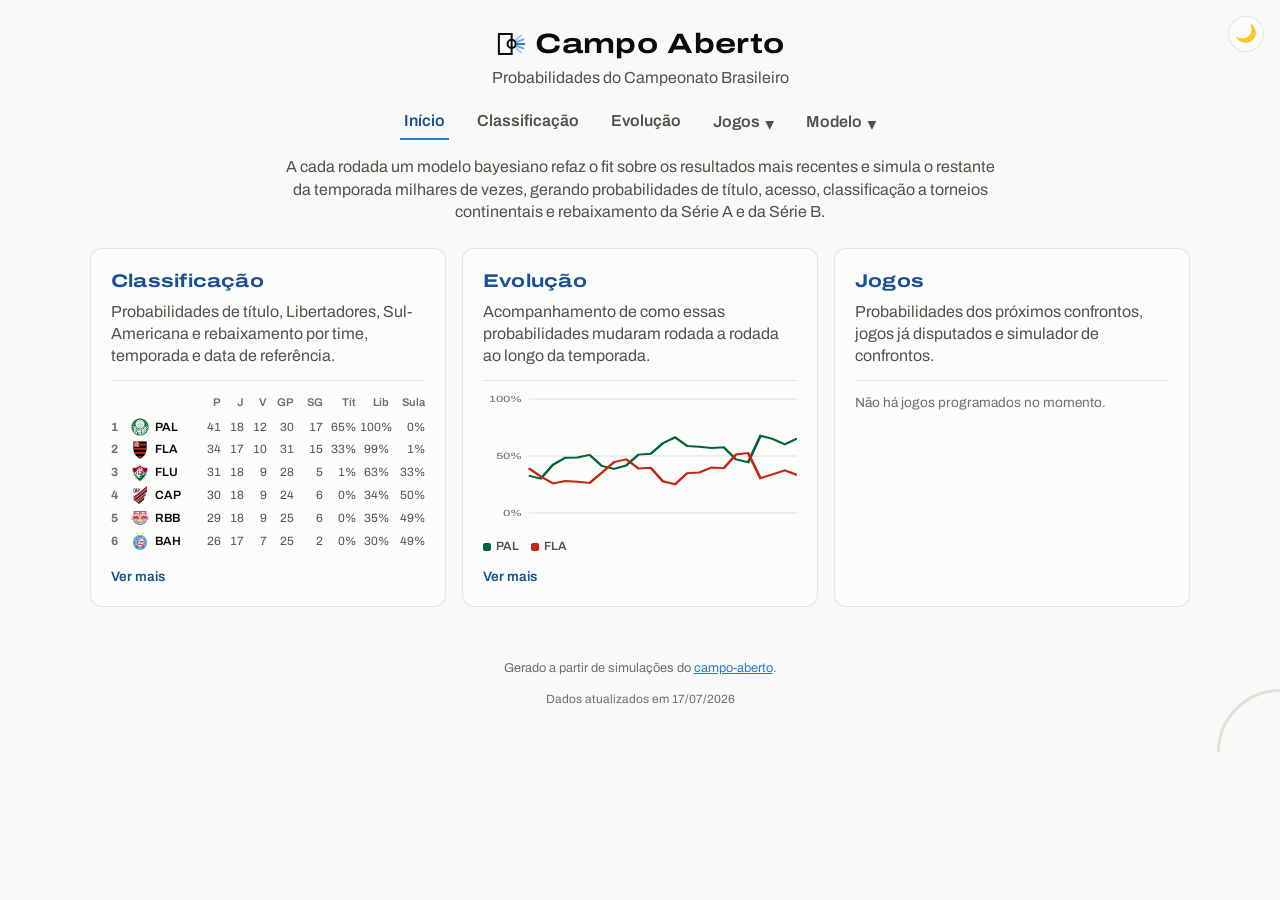
<file: site/index.html>
<!doctype html>
<html lang="pt-BR">
  <head>
    <meta charset="UTF-8" />
    <meta name="viewport" content="width=device-width, initial-scale=1.0" />
    <title>Campo Aberto</title>
    <meta
      name="description"
      content="Probabilidades do Campeonato Brasileiro (Série A e Série B) geradas por simulação bayesiana: título, Libertadores, Sul-Americana, acesso e rebaixamento."
    />
    <meta property="og:type" content="website" />
    <meta property="og:title" content="Campo Aberto" />
    <meta
      property="og:description"
      content="Probabilidades do Campeonato Brasileiro (Série A e Série B) geradas por simulação bayesiana: título, Libertadores, Sul-Americana, acesso e rebaixamento."
    />
    <meta
      property="og:image"
      content="https://igormichels.github.io/campo-aberto/assets/marca/og-image-1200x630.jpg"
    />
    <meta property="og:url" content="https://igormichels.github.io/campo-aberto/index.html" />
    <meta name="twitter:card" content="summary_large_image" />
    <link rel="icon" href="assets/marca/favicon.svg" type="image/svg+xml" />
    <link rel="icon" href="assets/marca/favicon-32.png" sizes="32x32" type="image/png" />
    <link rel="apple-touch-icon" href="assets/marca/favicon-180.png" />
    <link rel="stylesheet" href="assets/css/style.css" />
    <script>
      // Applies any stored theme choice before first paint, so the page
      // never flashes the wrong palette. theme.js (loaded later) owns the
      // toggle button itself.
      (() => {
        const stored = localStorage.getItem("campo-aberto-theme");
        if (stored === "light" || stored === "dark") {
          document.documentElement.setAttribute("data-theme", stored);
        }
      })();
    </script>
  </head>
  <body>
    <button
      id="theme-toggle"
      class="theme-toggle"
      type="button"
      aria-pressed="false"
      aria-label="Mudar para tema escuro"
    ></button>

    <header class="page-header">
      <h1>
        <svg class="brand-mark" viewBox="0 0 100 76" aria-hidden="true">
          <g
            fill="none"
            stroke="currentColor"
            stroke-width="6.4"
            stroke-linecap="round"
            stroke-linejoin="round"
          >
            <path d="M50 6 H9.2 V70 H50" />
            <path d="M50 6 V70" />
            <circle cx="50.0" cy="38.0" r="13.0" />
          </g>
          <g fill="none" stroke="var(--accent)" stroke-width="6.4" stroke-linecap="round">
            <path d="M68.5 38.0 L90.5 38.0" opacity="1.0" />
            <path d="M67.3 31.4 L87.8 23.5" opacity="0.66" />
            <path d="M67.3 44.6 L87.8 52.5" opacity="0.66" />
            <path d="M63.7 25.6 L80.1 10.9" opacity="0.36" />
            <path d="M63.7 50.4 L80.1 65.1" opacity="0.36" />
          </g></svg
        >Campo Aberto
      </h1>
      <p class="subtitle">Probabilidades do Campeonato Brasileiro</p>
    </header>

    <nav class="page-nav" aria-label="Páginas">
      <a href="index.html" aria-current="page">Início</a>
      <a href="probabilities.html">Classificação</a>
      <a href="evolution.html">Evolução</a>
      <div class="nav-dropdown">
        <a
          href="matches/upcoming.html"
          class="nav-dropdown-trigger"
          aria-haspopup="true"
          aria-expanded="false"
          >Jogos</a
        >
        <div class="nav-dropdown-menu">
          <a href="matches/upcoming.html">Próximos</a>
          <a href="matches/played.html">Passados</a>
          <a href="matches/simulate.html">Simule</a>
        </div>
      </div>
      <div class="nav-dropdown">
        <a
          href="model/docs.html"
          class="nav-dropdown-trigger"
          aria-haspopup="true"
          aria-expanded="false"
          >Modelo</a
        >
        <div class="nav-dropdown-menu">
          <a href="model/docs.html">Documentação</a>
          <a href="model/stats.html">Estatísticas</a>
        </div>
      </div>
    </nav>

    <main>
      <p class="home-intro">
        A cada rodada um modelo bayesiano refaz o fit sobre os resultados mais recentes e simula o
        restante da temporada milhares de vezes, gerando probabilidades de título, acesso,
        classificação a torneios continentais e rebaixamento da Série A e da Série B.
      </p>

      <div class="home-cards">
        <div class="home-card">
          <h2><a class="home-card-title" href="probabilities.html">Classificação</a></h2>
          <p>
            Probabilidades de título, Libertadores, Sul-Americana e rebaixamento por time, temporada
            e data de referência.
          </p>
          <div class="home-preview" id="preview-standings">Carregando...</div>
          <a class="home-card-more" href="probabilities.html">Ver mais</a>
        </div>
        <div class="home-card">
          <h2><a class="home-card-title" href="evolution.html">Evolução</a></h2>
          <p>
            Acompanhamento de como essas probabilidades mudaram rodada a rodada ao longo da
            temporada.
          </p>
          <div class="home-preview" id="preview-evolution">Carregando...</div>
          <a class="home-card-more" href="evolution.html">Ver mais</a>
        </div>
        <div class="home-card">
          <h2><a class="home-card-title" href="matches/upcoming.html">Jogos</a></h2>
          <p>
            Probabilidades dos próximos confrontos, jogos já disputados e simulador de confrontos.
          </p>
          <div class="home-preview" id="preview-matches">Carregando...</div>
          <a class="home-card-more" href="matches/upcoming.html" id="preview-matches-more"
            >Ver mais</a
          >
        </div>
      </div>
    </main>

    <footer class="page-footer corner-arc">
      <p>
        Gerado a partir de simulações do
        <a href="https://github.com/IgorMichels/campo-aberto" target="_blank" rel="noopener"
          >campo-aberto</a
        >.
      </p>
      <p class="last-updated" id="last-updated"></p>
    </footer>

    <script src="assets/js/score_models.js"></script>
    <script src="assets/js/poisson_home.js"></script>
    <script src="assets/js/nav.js"></script>
    <script src="assets/js/theme.js"></script>
    <!-- Placeholder analytics hook -- inert until a provider is picked, see assets/js/analytics.js -->
    <script src="assets/js/analytics.js"></script>
    <script src="assets/js/last_updated.js"></script>
    <script src="assets/js/team_display.js"></script>
    <script src="assets/js/home.js"></script>
  </body>
</html>
</file>
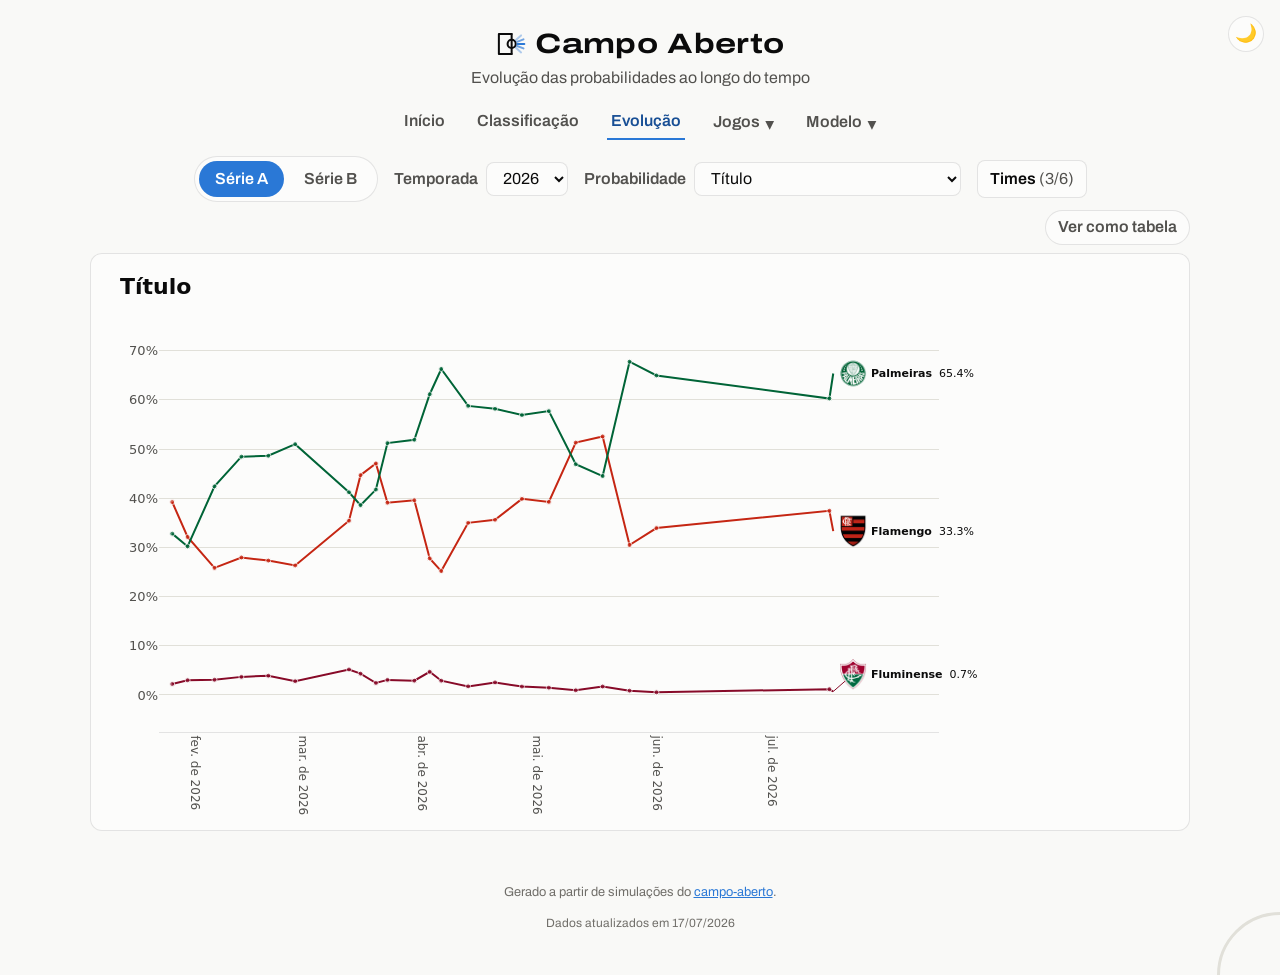
<file: site/evolution.html>
<!doctype html>
<html lang="pt-BR">
  <head>
    <meta charset="UTF-8" />
    <meta name="viewport" content="width=device-width, initial-scale=1.0" />
    <title>Campo Aberto - Evolução</title>
    <meta
      name="description"
      content="Evolução das probabilidades de título, acesso, torneios continentais e rebaixamento ao longo da temporada, rodada a rodada."
    />
    <meta property="og:type" content="website" />
    <meta property="og:title" content="Campo Aberto - Evolução" />
    <meta
      property="og:description"
      content="Evolução das probabilidades de título, acesso, torneios continentais e rebaixamento ao longo da temporada, rodada a rodada."
    />
    <meta
      property="og:image"
      content="https://igormichels.github.io/campo-aberto/assets/marca/og-image-1200x630.jpg"
    />
    <meta property="og:url" content="https://igormichels.github.io/campo-aberto/evolution.html" />
    <meta name="twitter:card" content="summary_large_image" />
    <link rel="icon" href="assets/marca/favicon.svg" type="image/svg+xml" />
    <link rel="icon" href="assets/marca/favicon-32.png" sizes="32x32" type="image/png" />
    <link rel="apple-touch-icon" href="assets/marca/favicon-180.png" />
    <link rel="stylesheet" href="assets/css/style.css" />
    <script src="https://cdn.plot.ly/plotly-2.35.2.min.js" charset="utf-8"></script>
    <script>
      // Applies any stored theme choice before first paint, so the page
      // never flashes the wrong palette. theme.js (loaded later) owns the
      // toggle button itself.
      (() => {
        const stored = localStorage.getItem("campo-aberto-theme");
        if (stored === "light" || stored === "dark") {
          document.documentElement.setAttribute("data-theme", stored);
        }
      })();
    </script>
  </head>
  <body>
    <button
      id="theme-toggle"
      class="theme-toggle"
      type="button"
      aria-pressed="false"
      aria-label="Mudar para tema escuro"
    ></button>

    <header class="page-header">
      <h1>
        <svg class="brand-mark" viewBox="0 0 100 76" aria-hidden="true">
          <g
            fill="none"
            stroke="currentColor"
            stroke-width="6.4"
            stroke-linecap="round"
            stroke-linejoin="round"
          >
            <path d="M50 6 H9.2 V70 H50" />
            <path d="M50 6 V70" />
            <circle cx="50.0" cy="38.0" r="13.0" />
          </g>
          <g fill="none" stroke="var(--accent)" stroke-width="6.4" stroke-linecap="round">
            <path d="M68.5 38.0 L90.5 38.0" opacity="1.0" />
            <path d="M67.3 31.4 L87.8 23.5" opacity="0.66" />
            <path d="M67.3 44.6 L87.8 52.5" opacity="0.66" />
            <path d="M63.7 25.6 L80.1 10.9" opacity="0.36" />
            <path d="M63.7 50.4 L80.1 65.1" opacity="0.36" />
          </g></svg
        >Campo Aberto
      </h1>
      <p class="subtitle">Evolução das probabilidades ao longo do tempo</p>
    </header>

    <nav class="page-nav" aria-label="Páginas">
      <a href="index.html">Início</a>
      <a href="probabilities.html">Classificação</a>
      <a href="evolution.html" aria-current="page">Evolução</a>
      <div class="nav-dropdown">
        <a
          href="matches/upcoming.html"
          class="nav-dropdown-trigger"
          aria-haspopup="true"
          aria-expanded="false"
          >Jogos</a
        >
        <div class="nav-dropdown-menu">
          <a href="matches/upcoming.html">Próximos</a>
          <a href="matches/played.html">Passados</a>
          <a href="matches/simulate.html">Simule</a>
        </div>
      </div>
      <div class="nav-dropdown">
        <a
          href="model/docs.html"
          class="nav-dropdown-trigger"
          aria-haspopup="true"
          aria-expanded="false"
          >Modelo</a
        >
        <div class="nav-dropdown-menu">
          <a href="model/docs.html">Documentação</a>
          <a href="model/stats.html">Estatísticas</a>
        </div>
      </div>
    </nav>

    <main>
      <div class="controls">
        <div class="tabs" id="competition-tabs" role="tablist" aria-label="Competição"></div>

        <div class="season-picker">
          <label for="season-select">Temporada</label>
          <select id="season-select"></select>
        </div>

        <div class="season-picker">
          <label for="spot-select">Probabilidade</label>
          <select id="spot-select"></select>
        </div>

        <div class="team-picker" id="team-picker">
          <button
            type="button"
            id="team-picker-toggle"
            class="team-picker-toggle"
            aria-haspopup="listbox"
            aria-expanded="false"
          >
            Times <span id="team-picker-count">(0/6)</span>
          </button>
          <div id="team-picker-panel" class="team-picker-panel" hidden></div>
        </div>
      </div>

      <div class="chart-toolbar">
        <button type="button" id="table-toggle" class="table-toggle-button" aria-pressed="false">
          Ver como tabela
        </button>
      </div>

      <div class="chart-card">
        <div id="evolution-chart"></div>
        <div class="table-scroll" id="evolution-table-wrap" hidden>
          <table id="evolution-table">
            <thead>
              <tr id="evolution-table-head"></tr>
            </thead>
            <tbody id="evolution-table-body"></tbody>
          </table>
        </div>
      </div>

      <p class="status-message" id="status-message" hidden></p>
    </main>

    <footer class="page-footer corner-arc">
      <p>
        Gerado a partir de simulações do
        <a href="https://github.com/IgorMichels/campo-aberto" target="_blank" rel="noopener"
          >campo-aberto</a
        >.
      </p>
      <p class="last-updated" id="last-updated"></p>
    </footer>

    <script src="assets/js/nav.js"></script>
    <script src="assets/js/theme.js"></script>
    <!-- Placeholder analytics hook -- inert until a provider is picked, see assets/js/analytics.js -->
    <script src="assets/js/analytics.js"></script>
    <script src="assets/js/last_updated.js"></script>
    <script src="assets/js/team_display.js"></script>
    <script src="assets/js/evolution.js"></script>
  </body>
</html>
</file>
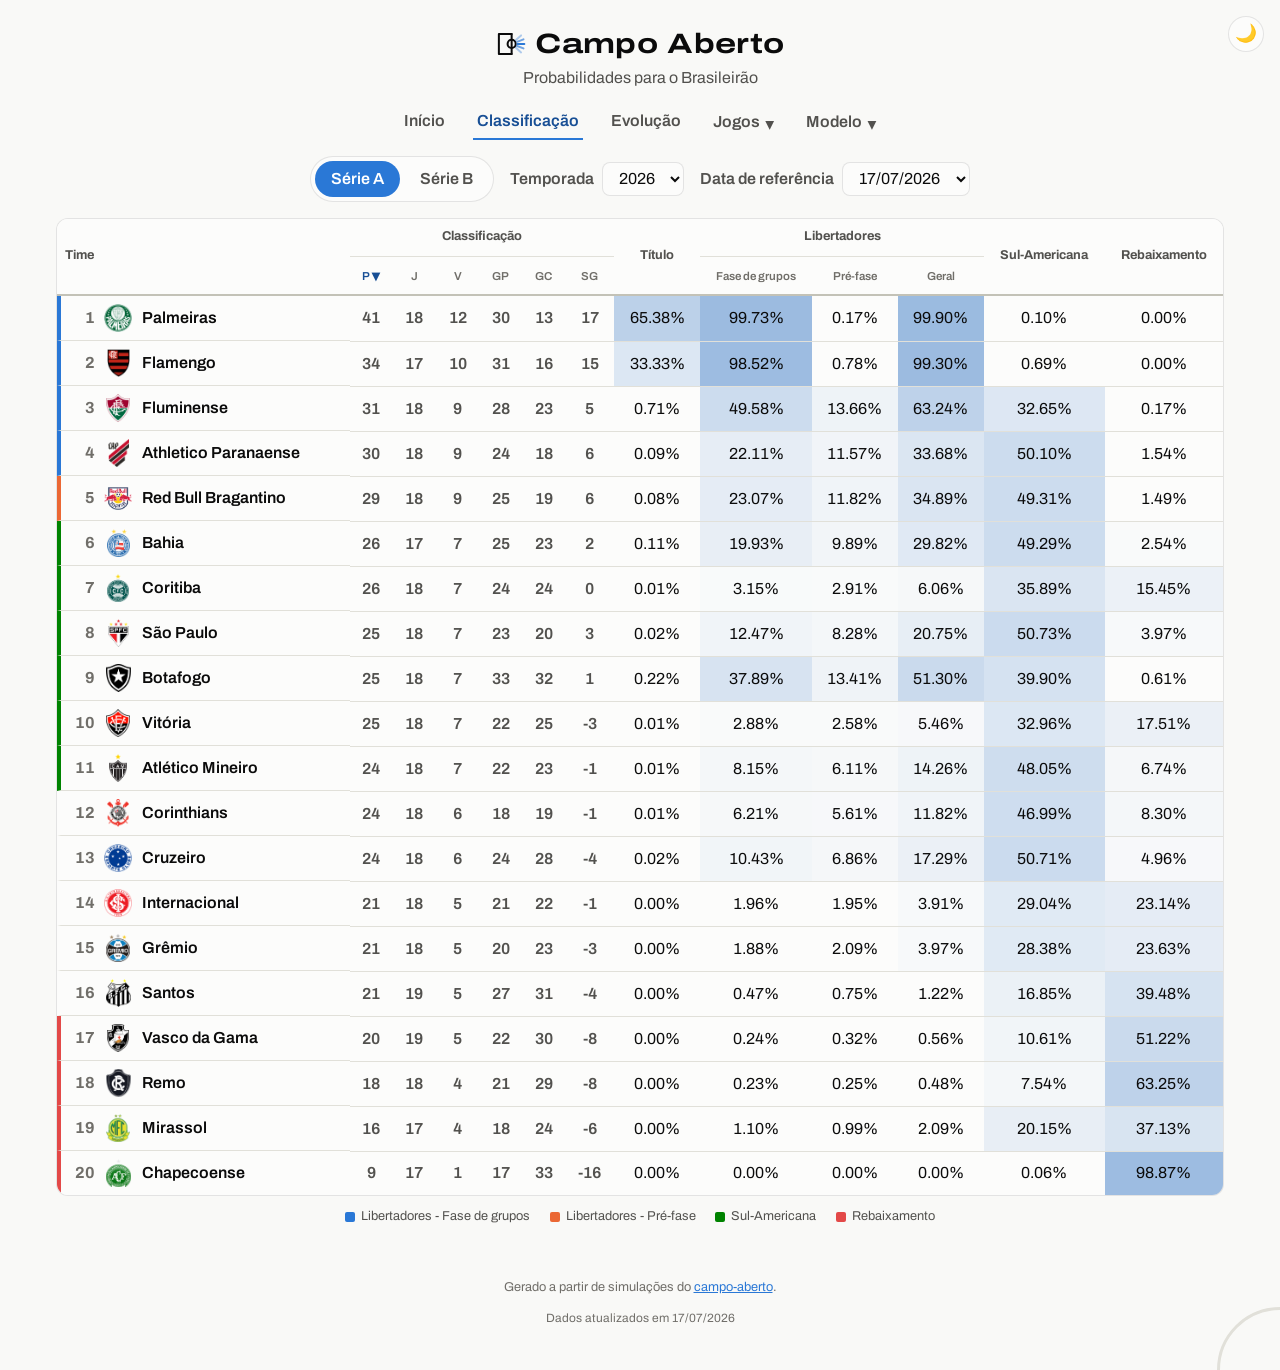
<file: site/probabilities.html>
<!doctype html>
<html lang="pt-BR">
  <head>
    <meta charset="UTF-8" />
    <meta name="viewport" content="width=device-width, initial-scale=1.0" />
    <title>Campo Aberto - Classificação</title>
    <meta
      name="description"
      content="Tabela de classificação simulada da Série A e da Série B, com probabilidades de título, Libertadores, Sul-Americana e rebaixamento por time e data de referência."
    />
    <meta property="og:type" content="website" />
    <meta property="og:title" content="Campo Aberto - Classificação" />
    <meta
      property="og:description"
      content="Tabela de classificação simulada da Série A e da Série B, com probabilidades de título, Libertadores, Sul-Americana e rebaixamento por time e data de referência."
    />
    <meta
      property="og:image"
      content="https://igormichels.github.io/campo-aberto/assets/marca/og-image-1200x630.jpg"
    />
    <meta
      property="og:url"
      content="https://igormichels.github.io/campo-aberto/probabilities.html"
    />
    <meta name="twitter:card" content="summary_large_image" />
    <link rel="icon" href="assets/marca/favicon.svg" type="image/svg+xml" />
    <link rel="icon" href="assets/marca/favicon-32.png" sizes="32x32" type="image/png" />
    <link rel="apple-touch-icon" href="assets/marca/favicon-180.png" />
    <link rel="stylesheet" href="assets/css/style.css" />
    <script>
      // Applies any stored theme choice before first paint, so the page
      // never flashes the wrong palette. theme.js (loaded later) owns the
      // toggle button itself.
      (() => {
        const stored = localStorage.getItem("campo-aberto-theme");
        if (stored === "light" || stored === "dark") {
          document.documentElement.setAttribute("data-theme", stored);
        }
      })();
    </script>
  </head>
  <body>
    <button
      id="theme-toggle"
      class="theme-toggle"
      type="button"
      aria-pressed="false"
      aria-label="Mudar para tema escuro"
    ></button>

    <header class="page-header">
      <h1>
        <svg class="brand-mark" viewBox="0 0 100 76" aria-hidden="true">
          <g
            fill="none"
            stroke="currentColor"
            stroke-width="6.4"
            stroke-linecap="round"
            stroke-linejoin="round"
          >
            <path d="M50 6 H9.2 V70 H50" />
            <path d="M50 6 V70" />
            <circle cx="50.0" cy="38.0" r="13.0" />
          </g>
          <g fill="none" stroke="var(--accent)" stroke-width="6.4" stroke-linecap="round">
            <path d="M68.5 38.0 L90.5 38.0" opacity="1.0" />
            <path d="M67.3 31.4 L87.8 23.5" opacity="0.66" />
            <path d="M67.3 44.6 L87.8 52.5" opacity="0.66" />
            <path d="M63.7 25.6 L80.1 10.9" opacity="0.36" />
            <path d="M63.7 50.4 L80.1 65.1" opacity="0.36" />
          </g></svg
        >Campo Aberto
      </h1>
      <p class="subtitle">Probabilidades para o Brasileirão</p>
    </header>

    <nav class="page-nav" aria-label="Páginas">
      <a href="index.html">Início</a>
      <a href="probabilities.html" aria-current="page">Classificação</a>
      <a href="evolution.html">Evolução</a>
      <div class="nav-dropdown">
        <a
          href="matches/upcoming.html"
          class="nav-dropdown-trigger"
          aria-haspopup="true"
          aria-expanded="false"
          >Jogos</a
        >
        <div class="nav-dropdown-menu">
          <a href="matches/upcoming.html">Próximos</a>
          <a href="matches/played.html">Passados</a>
          <a href="matches/simulate.html">Simule</a>
        </div>
      </div>
      <div class="nav-dropdown">
        <a
          href="model/docs.html"
          class="nav-dropdown-trigger"
          aria-haspopup="true"
          aria-expanded="false"
          >Modelo</a
        >
        <div class="nav-dropdown-menu">
          <a href="model/docs.html">Documentação</a>
          <a href="model/stats.html">Estatísticas</a>
        </div>
      </div>
    </nav>

    <main>
      <div class="controls">
        <div class="tabs" id="competition-tabs" role="tablist" aria-label="Competição"></div>

        <div class="season-picker">
          <label for="season-select">Temporada</label>
          <select id="season-select"></select>
        </div>

        <div class="date-picker">
          <label for="date-select">Data de referência</label>
          <select id="date-select"></select>
        </div>
      </div>

      <div class="table-scroll">
        <table id="results-table">
          <thead>
            <tr id="table-head-row"></tr>
          </thead>
          <tbody id="table-body">
            <tr>
              <td class="status-cell">Carregando...</td>
            </tr>
          </tbody>
        </table>
      </div>

      <ul class="zone-legend" id="zone-legend"></ul>

      <p class="status-message" id="status-message" hidden></p>
    </main>

    <footer class="page-footer corner-arc">
      <p>
        Gerado a partir de simulações do
        <a href="https://github.com/IgorMichels/campo-aberto" target="_blank" rel="noopener"
          >campo-aberto</a
        >.
      </p>
      <p class="last-updated" id="last-updated"></p>
    </footer>

    <script src="assets/js/nav.js"></script>
    <script src="assets/js/theme.js"></script>
    <!-- Placeholder analytics hook -- inert until a provider is picked, see assets/js/analytics.js -->
    <script src="assets/js/analytics.js"></script>
    <script src="assets/js/last_updated.js"></script>
    <script src="assets/js/team_display.js"></script>
    <script src="assets/js/app.js"></script>
  </body>
</html>
</file>
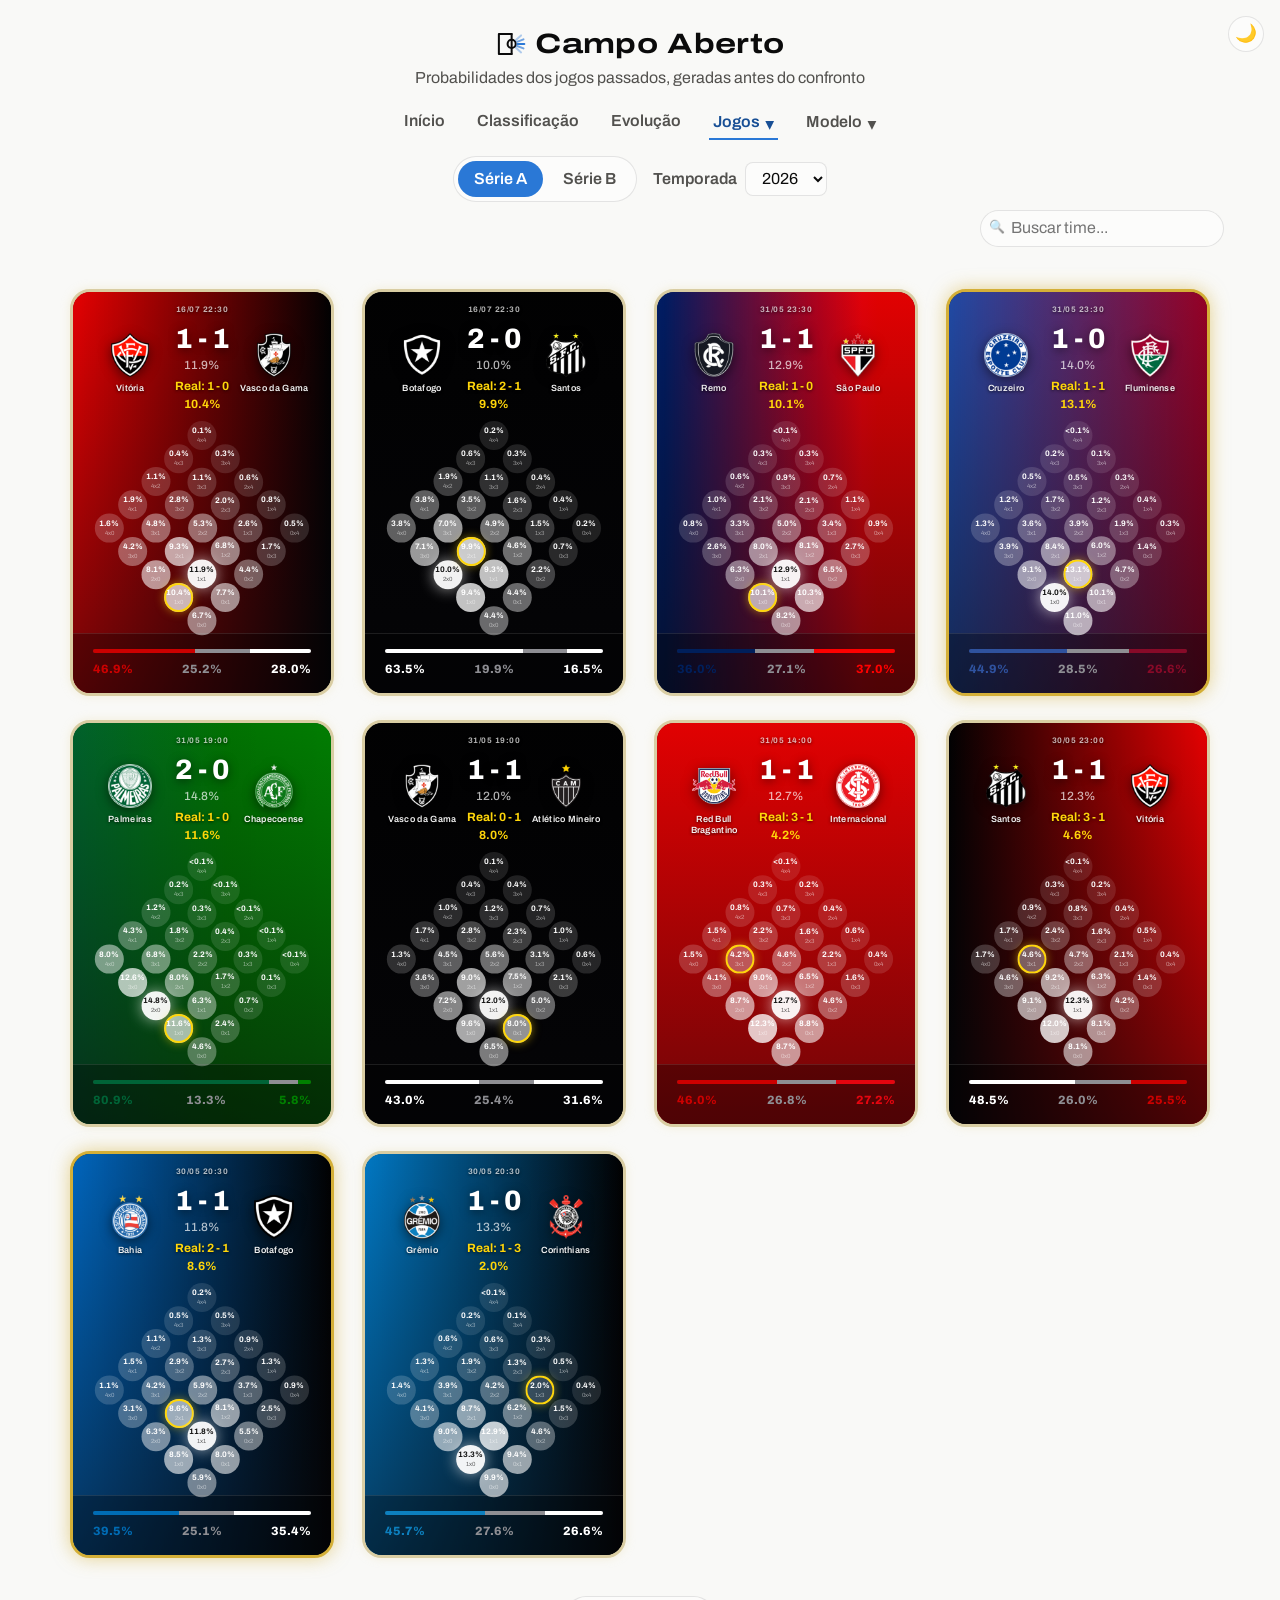
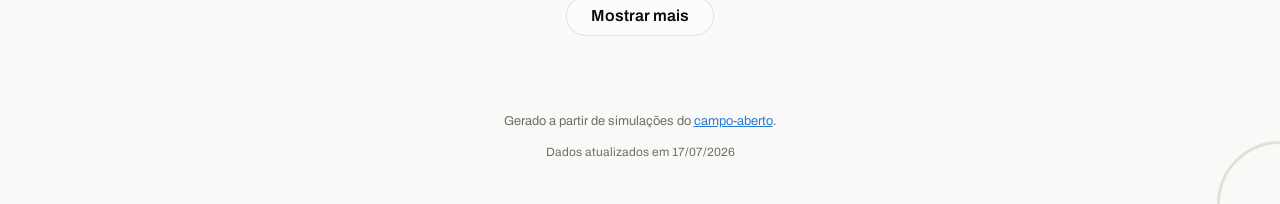
<file: site/matches/played.html>
<!doctype html>
<html lang="pt-BR">
  <head>
    <meta charset="UTF-8" />
    <meta name="viewport" content="width=device-width, initial-scale=1.0" />
    <title>Campo Aberto - Jogos passados</title>
    <meta
      name="description"
      content="Probabilidades de placar calculadas antes de cada jogo já disputado da Série A e da Série B, comparadas ao resultado real."
    />
    <meta property="og:type" content="website" />
    <meta property="og:title" content="Campo Aberto - Jogos passados" />
    <meta
      property="og:description"
      content="Probabilidades de placar calculadas antes de cada jogo já disputado da Série A e da Série B, comparadas ao resultado real."
    />
    <meta
      property="og:image"
      content="https://igormichels.github.io/campo-aberto/assets/marca/og-image-1200x630.jpg"
    />
    <meta
      property="og:url"
      content="https://igormichels.github.io/campo-aberto/matches/played.html"
    />
    <meta name="twitter:card" content="summary_large_image" />
    <link rel="icon" href="../assets/marca/favicon.svg" type="image/svg+xml" />
    <link rel="icon" href="../assets/marca/favicon-32.png" sizes="32x32" type="image/png" />
    <link rel="apple-touch-icon" href="../assets/marca/favicon-180.png" />
    <link rel="stylesheet" href="../assets/css/style.css" />
    <link rel="stylesheet" href="../assets/css/matches.css" />
    <script>
      // Applies any stored theme choice before first paint, so the page
      // never flashes the wrong palette. theme.js (loaded later) owns the
      // toggle button itself.
      (() => {
        const stored = localStorage.getItem("campo-aberto-theme");
        if (stored === "light" || stored === "dark") {
          document.documentElement.setAttribute("data-theme", stored);
        }
      })();
    </script>
  </head>
  <body>
    <button
      id="theme-toggle"
      class="theme-toggle"
      type="button"
      aria-pressed="false"
      aria-label="Mudar para tema escuro"
    ></button>

    <header class="page-header">
      <h1>
        <svg class="brand-mark" viewBox="0 0 100 76" aria-hidden="true">
          <g
            fill="none"
            stroke="currentColor"
            stroke-width="6.4"
            stroke-linecap="round"
            stroke-linejoin="round"
          >
            <path d="M50 6 H9.2 V70 H50" />
            <path d="M50 6 V70" />
            <circle cx="50.0" cy="38.0" r="13.0" />
          </g>
          <g fill="none" stroke="var(--accent)" stroke-width="6.4" stroke-linecap="round">
            <path d="M68.5 38.0 L90.5 38.0" opacity="1.0" />
            <path d="M67.3 31.4 L87.8 23.5" opacity="0.66" />
            <path d="M67.3 44.6 L87.8 52.5" opacity="0.66" />
            <path d="M63.7 25.6 L80.1 10.9" opacity="0.36" />
            <path d="M63.7 50.4 L80.1 65.1" opacity="0.36" />
          </g></svg
        >Campo Aberto
      </h1>
      <p class="subtitle">Probabilidades dos jogos passados, geradas antes do confronto</p>
    </header>

    <nav class="page-nav" aria-label="Páginas">
      <a href="../index.html">Início</a>
      <a href="../probabilities.html">Classificação</a>
      <a href="../evolution.html">Evolução</a>
      <div class="nav-dropdown">
        <a
          href="upcoming.html"
          class="nav-dropdown-trigger"
          aria-haspopup="true"
          aria-expanded="false"
          aria-current="page"
          >Jogos</a
        >
        <div class="nav-dropdown-menu">
          <a href="upcoming.html">Próximos</a>
          <a href="played.html" aria-current="page">Passados</a>
          <a href="simulate.html">Simule</a>
        </div>
      </div>
      <div class="nav-dropdown">
        <a
          href="../model/docs.html"
          class="nav-dropdown-trigger"
          aria-haspopup="true"
          aria-expanded="false"
          >Modelo</a
        >
        <div class="nav-dropdown-menu">
          <a href="../model/docs.html">Documentação</a>
          <a href="../model/stats.html">Estatísticas</a>
        </div>
      </div>
    </nav>

    <main>
      <div class="controls">
        <div class="tabs" id="competition-tabs" role="tablist" aria-label="Competição"></div>

        <div class="season-picker">
          <label for="season-select">Temporada</label>
          <select id="season-select"></select>
        </div>
      </div>

      <div class="round-bar">
        <div class="search-wrap">
          <span class="search-icon">&#128269;</span>
          <input
            class="team-filter"
            id="team-filter"
            type="text"
            placeholder="Buscar time..."
            autocomplete="off"
          />
        </div>
      </div>

      <div class="matches-grid" id="stickers-grid"></div>

      <div class="load-more-wrap">
        <button type="button" class="load-more-btn" id="load-more" hidden>Mostrar mais</button>
      </div>

      <p class="status-message" id="status-message" hidden></p>
    </main>

    <div class="sticker-modal" id="sticker-modal">
      <div class="sticker-modal-overlay" id="sticker-modal-overlay"></div>
      <div class="sticker-modal-inner">
        <div class="sticker-modal-content" id="sticker-modal-content"></div>
        <div class="sticker-modal-toolbar">
          <button
            type="button"
            class="modal-btn modal-btn-download"
            id="sticker-modal-download"
            aria-label="Baixar figurinha"
            title="Baixar figurinha"
          >
            &#11015; Baixar
          </button>
          <button
            type="button"
            class="modal-btn modal-btn-share"
            id="sticker-modal-share"
            aria-label="Compartilhar figurinha"
            title="Compartilhar figurinha"
          >
            &#128279; Compartilhar
          </button>
        </div>
        <button
          type="button"
          class="modal-btn-close-circle"
          id="sticker-modal-close"
          aria-label="Fechar"
          title="Fechar"
        >
          &#10005;
        </button>
      </div>
    </div>

    <footer class="page-footer corner-arc">
      <p>
        Gerado a partir de simulações do
        <a href="https://github.com/IgorMichels/campo-aberto" target="_blank" rel="noopener"
          >campo-aberto</a
        >.
      </p>
      <p class="last-updated" id="last-updated"></p>
    </footer>

    <script src="../assets/js/score_models.js"></script>
    <script src="../assets/js/poisson_home.js"></script>
    <script src="../assets/js/nav.js"></script>
    <script src="../assets/js/theme.js"></script>
    <!-- Placeholder analytics hook -- inert until a provider is picked, see assets/js/analytics.js -->
    <script src="../assets/js/analytics.js"></script>
    <script src="../assets/js/last_updated.js"></script>
    <script src="../assets/js/team_display.js"></script>
    <script src="../assets/js/matches_shared.js"></script>
    <script src="../assets/js/matches_played.js"></script>
  </body>
</html>
</file>
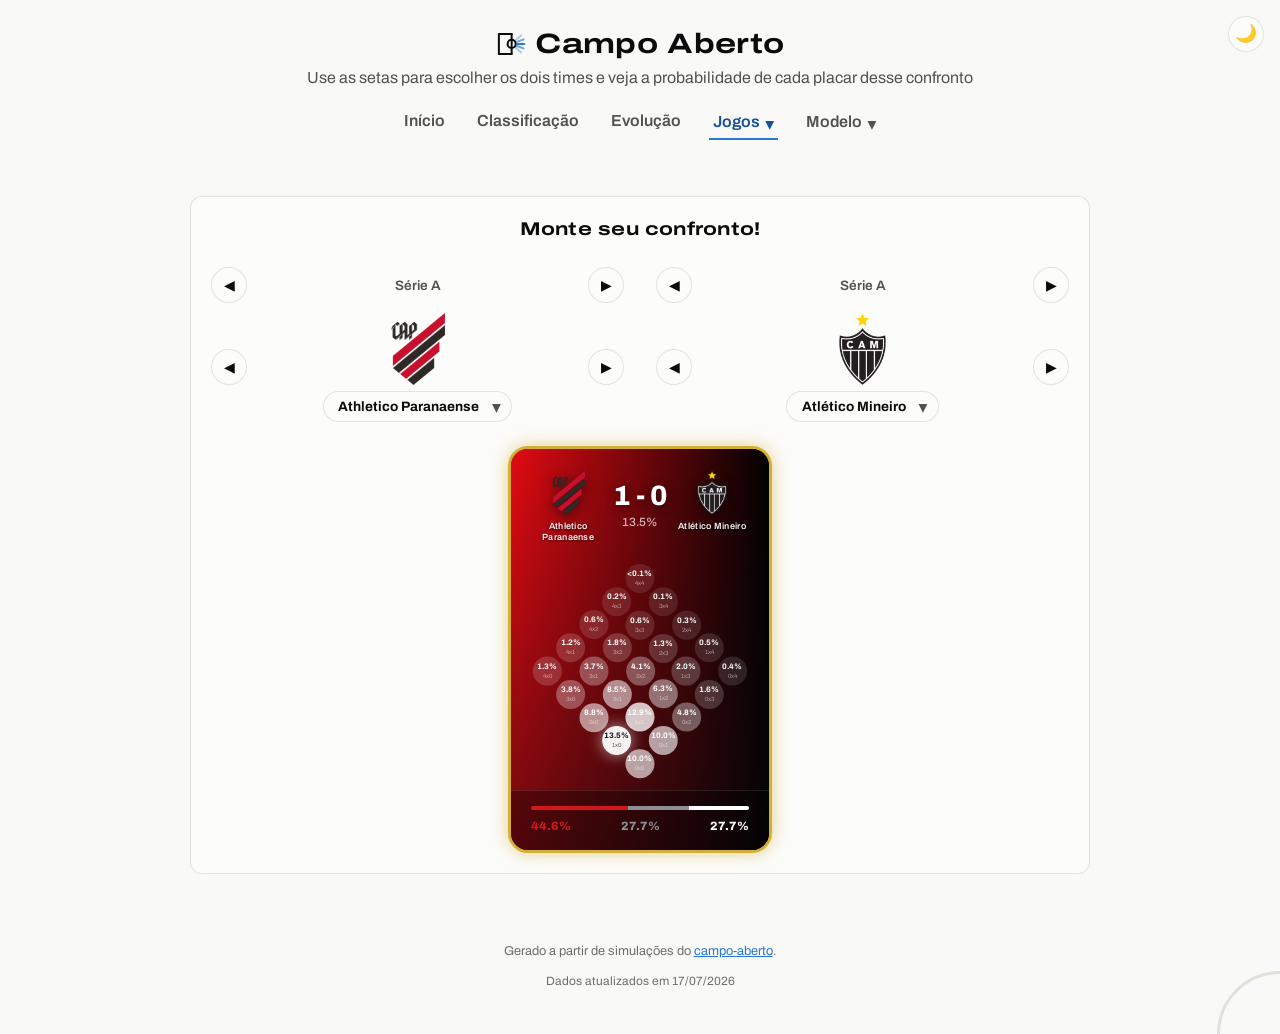
<file: site/matches/simulate.html>
<!doctype html>
<html lang="pt-BR">
  <head>
    <meta charset="UTF-8" />
    <meta name="viewport" content="width=device-width, initial-scale=1.0" />
    <title>Campo Aberto - Simule um jogo</title>
    <meta
      name="description"
      content="Simulador de confrontos: escolha dois times de qualquer temporada e veja a probabilidade de cada placar."
    />
    <meta property="og:type" content="website" />
    <meta property="og:title" content="Campo Aberto - Simule um jogo" />
    <meta
      property="og:description"
      content="Simulador de confrontos: escolha dois times de qualquer temporada e veja a probabilidade de cada placar."
    />
    <meta
      property="og:image"
      content="https://igormichels.github.io/campo-aberto/assets/marca/og-image-1200x630.jpg"
    />
    <meta
      property="og:url"
      content="https://igormichels.github.io/campo-aberto/matches/simulate.html"
    />
    <meta name="twitter:card" content="summary_large_image" />
    <link rel="icon" href="../assets/marca/favicon.svg" type="image/svg+xml" />
    <link rel="icon" href="../assets/marca/favicon-32.png" sizes="32x32" type="image/png" />
    <link rel="apple-touch-icon" href="../assets/marca/favicon-180.png" />
    <link rel="stylesheet" href="../assets/css/style.css" />
    <link rel="stylesheet" href="../assets/css/matches.css" />
    <script>
      // Applies any stored theme choice before first paint, so the page
      // never flashes the wrong palette. theme.js (loaded later) owns the
      // toggle button itself.
      (() => {
        const stored = localStorage.getItem("campo-aberto-theme");
        if (stored === "light" || stored === "dark") {
          document.documentElement.setAttribute("data-theme", stored);
        }
      })();
    </script>
  </head>
  <body>
    <button
      id="theme-toggle"
      class="theme-toggle"
      type="button"
      aria-pressed="false"
      aria-label="Mudar para tema escuro"
    ></button>

    <header class="page-header">
      <h1>
        <svg class="brand-mark" viewBox="0 0 100 76" aria-hidden="true">
          <g
            fill="none"
            stroke="currentColor"
            stroke-width="6.4"
            stroke-linecap="round"
            stroke-linejoin="round"
          >
            <path d="M50 6 H9.2 V70 H50" />
            <path d="M50 6 V70" />
            <circle cx="50.0" cy="38.0" r="13.0" />
          </g>
          <g fill="none" stroke="var(--accent)" stroke-width="6.4" stroke-linecap="round">
            <path d="M68.5 38.0 L90.5 38.0" opacity="1.0" />
            <path d="M67.3 31.4 L87.8 23.5" opacity="0.66" />
            <path d="M67.3 44.6 L87.8 52.5" opacity="0.66" />
            <path d="M63.7 25.6 L80.1 10.9" opacity="0.36" />
            <path d="M63.7 50.4 L80.1 65.1" opacity="0.36" />
          </g></svg
        >Campo Aberto
      </h1>
      <p class="subtitle">
        Use as setas para escolher os dois times e veja a probabilidade de cada placar desse
        confronto
      </p>
    </header>

    <nav class="page-nav" aria-label="Páginas">
      <a href="../index.html">Início</a>
      <a href="../probabilities.html">Classificação</a>
      <a href="../evolution.html">Evolução</a>
      <div class="nav-dropdown">
        <a
          href="upcoming.html"
          class="nav-dropdown-trigger"
          aria-haspopup="true"
          aria-expanded="false"
          aria-current="page"
          >Jogos</a
        >
        <div class="nav-dropdown-menu">
          <a href="upcoming.html">Próximos</a>
          <a href="played.html">Passados</a>
          <a href="simulate.html" aria-current="page">Simule</a>
        </div>
      </div>
      <div class="nav-dropdown">
        <a
          href="../model/docs.html"
          class="nav-dropdown-trigger"
          aria-haspopup="true"
          aria-expanded="false"
          >Modelo</a
        >
        <div class="nav-dropdown-menu">
          <a href="../model/docs.html">Documentação</a>
          <a href="../model/stats.html">Estatísticas</a>
        </div>
      </div>
    </nav>

    <main>
      <p class="status-message" id="status-message" hidden></p>

      <section class="confronto-builder">
        <h2 class="builder-title">Monte seu confronto!</h2>

        <div class="builder-grid">
          <div class="builder-side" data-side="home">
            <div class="competition-carousel">
              <button
                type="button"
                class="carousel-arrow"
                id="builder-home-competition-prev"
                aria-label="Competição anterior"
              >
                &#9664;
              </button>

              <div class="competition-carousel-name" id="builder-home-competition-name"></div>

              <button
                type="button"
                class="carousel-arrow"
                id="builder-home-competition-next"
                aria-label="Próxima competição"
              >
                &#9654;
              </button>
            </div>

            <div class="team-carousel">
              <button
                type="button"
                class="carousel-arrow"
                id="builder-home-prev"
                aria-label="Time anterior"
              >
                &#9664;
              </button>

              <div class="team-carousel-card">
                <div class="crest-preview" id="builder-home-crest"></div>
                <div class="team-select">
                  <button
                    type="button"
                    class="team-select-trigger"
                    id="builder-home-name"
                    aria-haspopup="true"
                    aria-expanded="false"
                  ></button>
                  <div class="team-select-menu" id="builder-home-team-menu"></div>
                </div>
              </div>

              <button
                type="button"
                class="carousel-arrow"
                id="builder-home-next"
                aria-label="Próximo time"
              >
                &#9654;
              </button>
            </div>
          </div>

          <div class="builder-side" data-side="away">
            <div class="competition-carousel">
              <button
                type="button"
                class="carousel-arrow"
                id="builder-away-competition-prev"
                aria-label="Competição anterior"
              >
                &#9664;
              </button>

              <div class="competition-carousel-name" id="builder-away-competition-name"></div>

              <button
                type="button"
                class="carousel-arrow"
                id="builder-away-competition-next"
                aria-label="Próxima competição"
              >
                &#9654;
              </button>
            </div>

            <div class="team-carousel">
              <button
                type="button"
                class="carousel-arrow"
                id="builder-away-prev"
                aria-label="Time anterior"
              >
                &#9664;
              </button>

              <div class="team-carousel-card">
                <div class="crest-preview" id="builder-away-crest"></div>
                <div class="team-select">
                  <button
                    type="button"
                    class="team-select-trigger"
                    id="builder-away-name"
                    aria-haspopup="true"
                    aria-expanded="false"
                  ></button>
                  <div class="team-select-menu" id="builder-away-team-menu"></div>
                </div>
              </div>

              <button
                type="button"
                class="carousel-arrow"
                id="builder-away-next"
                aria-label="Próximo time"
              >
                &#9654;
              </button>
            </div>
          </div>
        </div>

        <div class="builder-result" id="builder-result"></div>
      </section>
    </main>

    <div class="sticker-modal" id="sticker-modal">
      <div class="sticker-modal-overlay" id="sticker-modal-overlay"></div>
      <div class="sticker-modal-inner">
        <div class="sticker-modal-content" id="sticker-modal-content"></div>
        <div class="sticker-modal-toolbar">
          <button
            type="button"
            class="modal-btn modal-btn-download"
            id="sticker-modal-download"
            aria-label="Baixar figurinha"
            title="Baixar figurinha"
          >
            &#11015; Baixar
          </button>
          <button
            type="button"
            class="modal-btn modal-btn-share"
            id="sticker-modal-share"
            aria-label="Compartilhar figurinha"
            title="Compartilhar figurinha"
          >
            &#128279; Compartilhar
          </button>
        </div>
        <button
          type="button"
          class="modal-btn-close-circle"
          id="sticker-modal-close"
          aria-label="Fechar"
          title="Fechar"
        >
          &#10005;
        </button>
      </div>
    </div>

    <footer class="page-footer corner-arc">
      <p>
        Gerado a partir de simulações do
        <a href="https://github.com/IgorMichels/campo-aberto" target="_blank" rel="noopener"
          >campo-aberto</a
        >.
      </p>
      <p class="last-updated" id="last-updated"></p>
    </footer>

    <script src="../assets/js/score_models.js"></script>
    <script src="../assets/js/poisson_home.js"></script>
    <script src="../assets/js/nav.js"></script>
    <script src="../assets/js/theme.js"></script>
    <!-- Placeholder analytics hook -- inert until a provider is picked, see assets/js/analytics.js -->
    <script src="../assets/js/analytics.js"></script>
    <script src="../assets/js/last_updated.js"></script>
    <script src="../assets/js/team_display.js"></script>
    <script src="../assets/js/matches_shared.js"></script>
    <script src="../assets/js/matches_simulate.js"></script>
  </body>
</html>
</file>
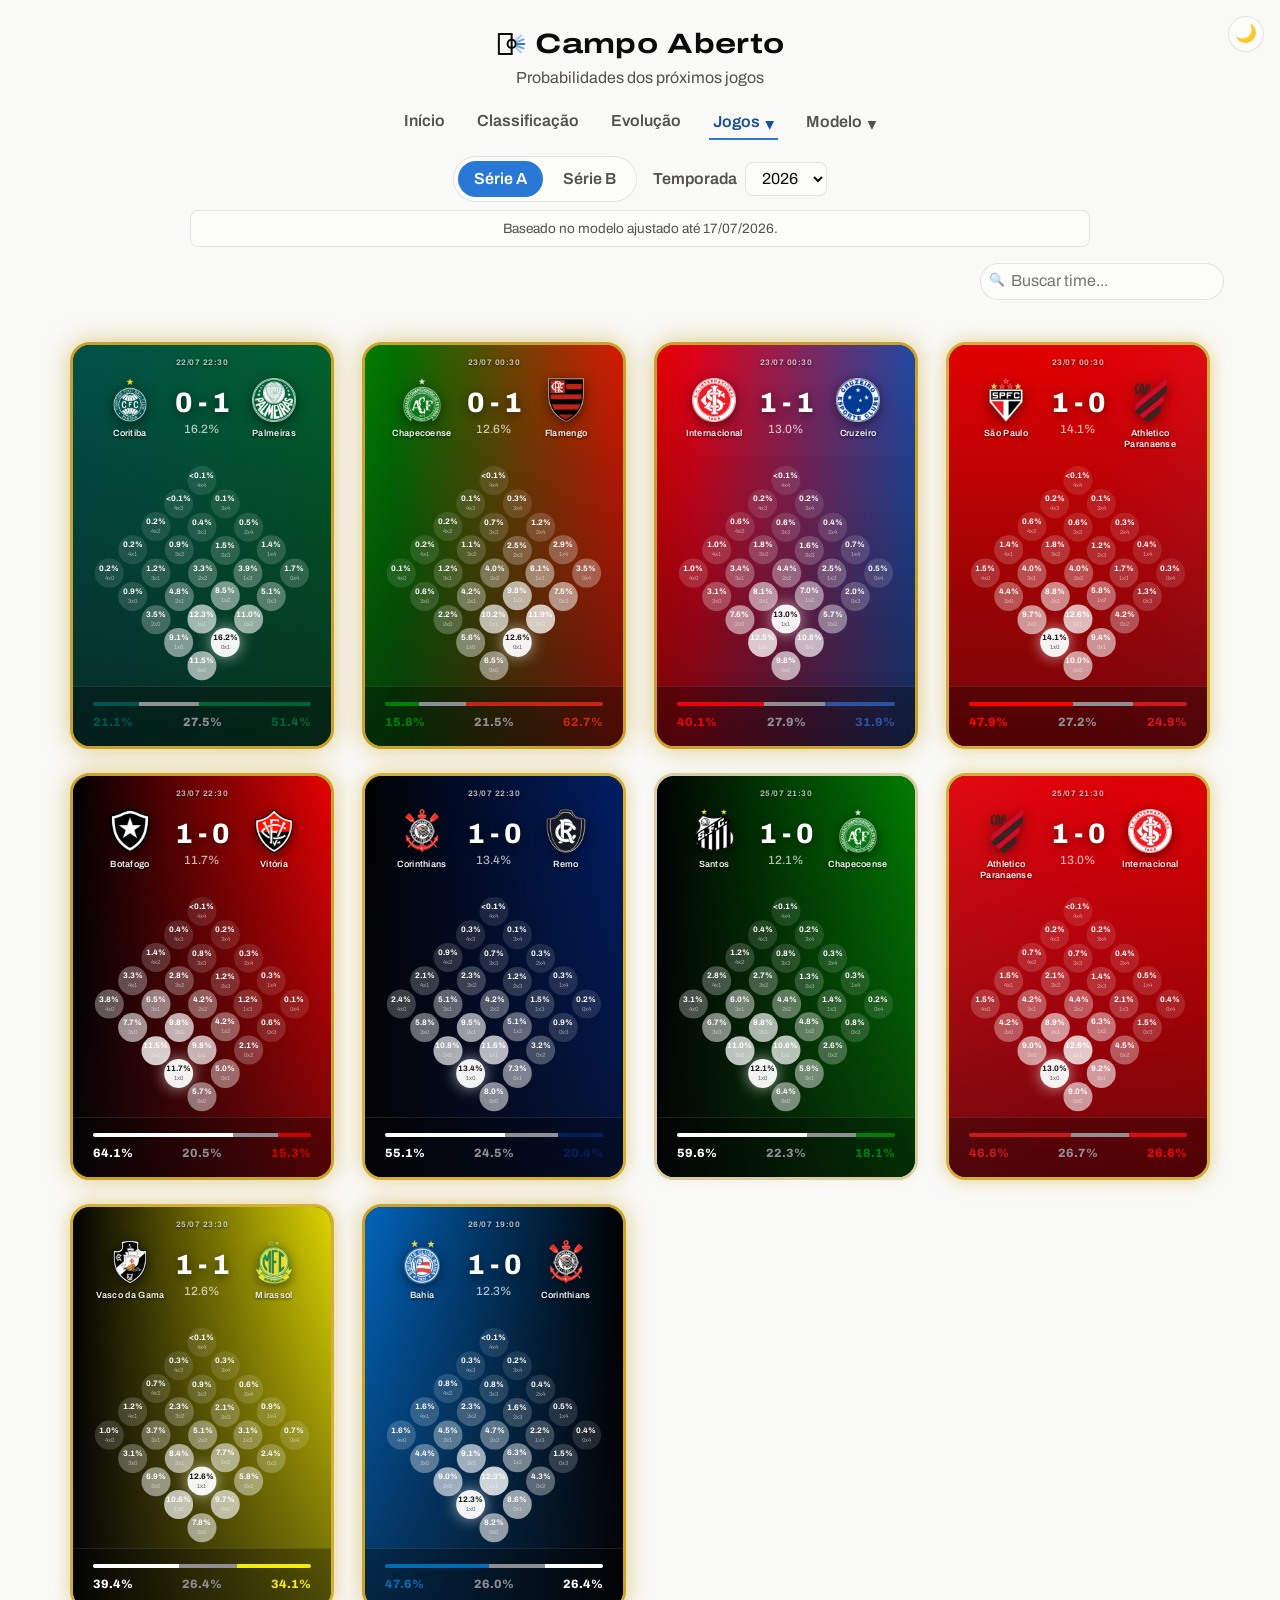
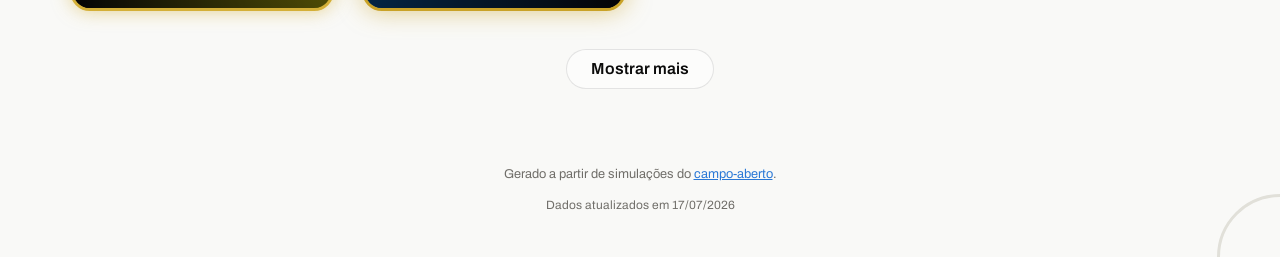
<file: site/matches/upcoming.html>
<!doctype html>
<html lang="pt-BR">
  <head>
    <meta charset="UTF-8" />
    <meta name="viewport" content="width=device-width, initial-scale=1.0" />
    <title>Campo Aberto - Próximos jogos</title>
    <meta
      name="description"
      content="Probabilidades de placar para os próximos jogos da Série A e da Série B do Campeonato Brasileiro."
    />
    <meta property="og:type" content="website" />
    <meta property="og:title" content="Campo Aberto - Próximos jogos" />
    <meta
      property="og:description"
      content="Probabilidades de placar para os próximos jogos da Série A e da Série B do Campeonato Brasileiro."
    />
    <meta
      property="og:image"
      content="https://igormichels.github.io/campo-aberto/assets/marca/og-image-1200x630.jpg"
    />
    <meta
      property="og:url"
      content="https://igormichels.github.io/campo-aberto/matches/upcoming.html"
    />
    <meta name="twitter:card" content="summary_large_image" />
    <link rel="icon" href="../assets/marca/favicon.svg" type="image/svg+xml" />
    <link rel="icon" href="../assets/marca/favicon-32.png" sizes="32x32" type="image/png" />
    <link rel="apple-touch-icon" href="../assets/marca/favicon-180.png" />
    <link rel="stylesheet" href="../assets/css/style.css" />
    <link rel="stylesheet" href="../assets/css/matches.css" />
    <script>
      // Applies any stored theme choice before first paint, so the page
      // never flashes the wrong palette. theme.js (loaded later) owns the
      // toggle button itself.
      (() => {
        const stored = localStorage.getItem("campo-aberto-theme");
        if (stored === "light" || stored === "dark") {
          document.documentElement.setAttribute("data-theme", stored);
        }
      })();
    </script>
  </head>
  <body>
    <button
      id="theme-toggle"
      class="theme-toggle"
      type="button"
      aria-pressed="false"
      aria-label="Mudar para tema escuro"
    ></button>

    <header class="page-header">
      <h1>
        <svg class="brand-mark" viewBox="0 0 100 76" aria-hidden="true">
          <g
            fill="none"
            stroke="currentColor"
            stroke-width="6.4"
            stroke-linecap="round"
            stroke-linejoin="round"
          >
            <path d="M50 6 H9.2 V70 H50" />
            <path d="M50 6 V70" />
            <circle cx="50.0" cy="38.0" r="13.0" />
          </g>
          <g fill="none" stroke="var(--accent)" stroke-width="6.4" stroke-linecap="round">
            <path d="M68.5 38.0 L90.5 38.0" opacity="1.0" />
            <path d="M67.3 31.4 L87.8 23.5" opacity="0.66" />
            <path d="M67.3 44.6 L87.8 52.5" opacity="0.66" />
            <path d="M63.7 25.6 L80.1 10.9" opacity="0.36" />
            <path d="M63.7 50.4 L80.1 65.1" opacity="0.36" />
          </g></svg
        >Campo Aberto
      </h1>
      <p class="subtitle">Probabilidades dos próximos jogos</p>
    </header>

    <nav class="page-nav" aria-label="Páginas">
      <a href="../index.html">Início</a>
      <a href="../probabilities.html">Classificação</a>
      <a href="../evolution.html">Evolução</a>
      <div class="nav-dropdown">
        <a
          href="upcoming.html"
          class="nav-dropdown-trigger"
          aria-haspopup="true"
          aria-expanded="false"
          aria-current="page"
          >Jogos</a
        >
        <div class="nav-dropdown-menu">
          <a href="upcoming.html" aria-current="page">Próximos</a>
          <a href="played.html">Passados</a>
          <a href="simulate.html">Simule</a>
        </div>
      </div>
      <div class="nav-dropdown">
        <a
          href="../model/docs.html"
          class="nav-dropdown-trigger"
          aria-haspopup="true"
          aria-expanded="false"
          >Modelo</a
        >
        <div class="nav-dropdown-menu">
          <a href="../model/docs.html">Documentação</a>
          <a href="../model/stats.html">Estatísticas</a>
        </div>
      </div>
    </nav>

    <main>
      <div class="controls">
        <div class="tabs" id="competition-tabs" role="tablist" aria-label="Competição"></div>

        <div class="season-picker">
          <label for="season-select">Temporada</label>
          <select id="season-select"></select>
        </div>
      </div>

      <p class="model-note" id="model-note"></p>

      <div class="round-bar">
        <div class="search-wrap">
          <span class="search-icon">&#128269;</span>
          <input
            class="team-filter"
            id="team-filter"
            type="text"
            placeholder="Buscar time..."
            autocomplete="off"
          />
        </div>
      </div>

      <div class="matches-grid" id="stickers-grid"></div>

      <div class="load-more-wrap">
        <button type="button" class="load-more-btn" id="load-more" hidden>Mostrar mais</button>
      </div>

      <p class="status-message" id="status-message" hidden></p>
    </main>

    <div class="sticker-modal" id="sticker-modal">
      <div class="sticker-modal-overlay" id="sticker-modal-overlay"></div>
      <div class="sticker-modal-inner">
        <div class="sticker-modal-content" id="sticker-modal-content"></div>
        <div class="sticker-modal-toolbar">
          <button
            type="button"
            class="modal-btn modal-btn-download"
            id="sticker-modal-download"
            aria-label="Baixar figurinha"
            title="Baixar figurinha"
          >
            &#11015; Baixar
          </button>
          <button
            type="button"
            class="modal-btn modal-btn-share"
            id="sticker-modal-share"
            aria-label="Compartilhar figurinha"
            title="Compartilhar figurinha"
          >
            &#128279; Compartilhar
          </button>
        </div>
        <button
          type="button"
          class="modal-btn-close-circle"
          id="sticker-modal-close"
          aria-label="Fechar"
          title="Fechar"
        >
          &#10005;
        </button>
      </div>
    </div>

    <footer class="page-footer corner-arc">
      <p>
        Gerado a partir de simulações do
        <a href="https://github.com/IgorMichels/campo-aberto" target="_blank" rel="noopener"
          >campo-aberto</a
        >.
      </p>
      <p class="last-updated" id="last-updated"></p>
    </footer>

    <script src="../assets/js/score_models.js"></script>
    <script src="../assets/js/poisson_home.js"></script>
    <script src="../assets/js/nav.js"></script>
    <script src="../assets/js/theme.js"></script>
    <!-- Placeholder analytics hook -- inert until a provider is picked, see assets/js/analytics.js -->
    <script src="../assets/js/analytics.js"></script>
    <script src="../assets/js/last_updated.js"></script>
    <script src="../assets/js/team_display.js"></script>
    <script src="../assets/js/matches_shared.js"></script>
    <script src="../assets/js/matches_upcoming.js"></script>
  </body>
</html>
</file>
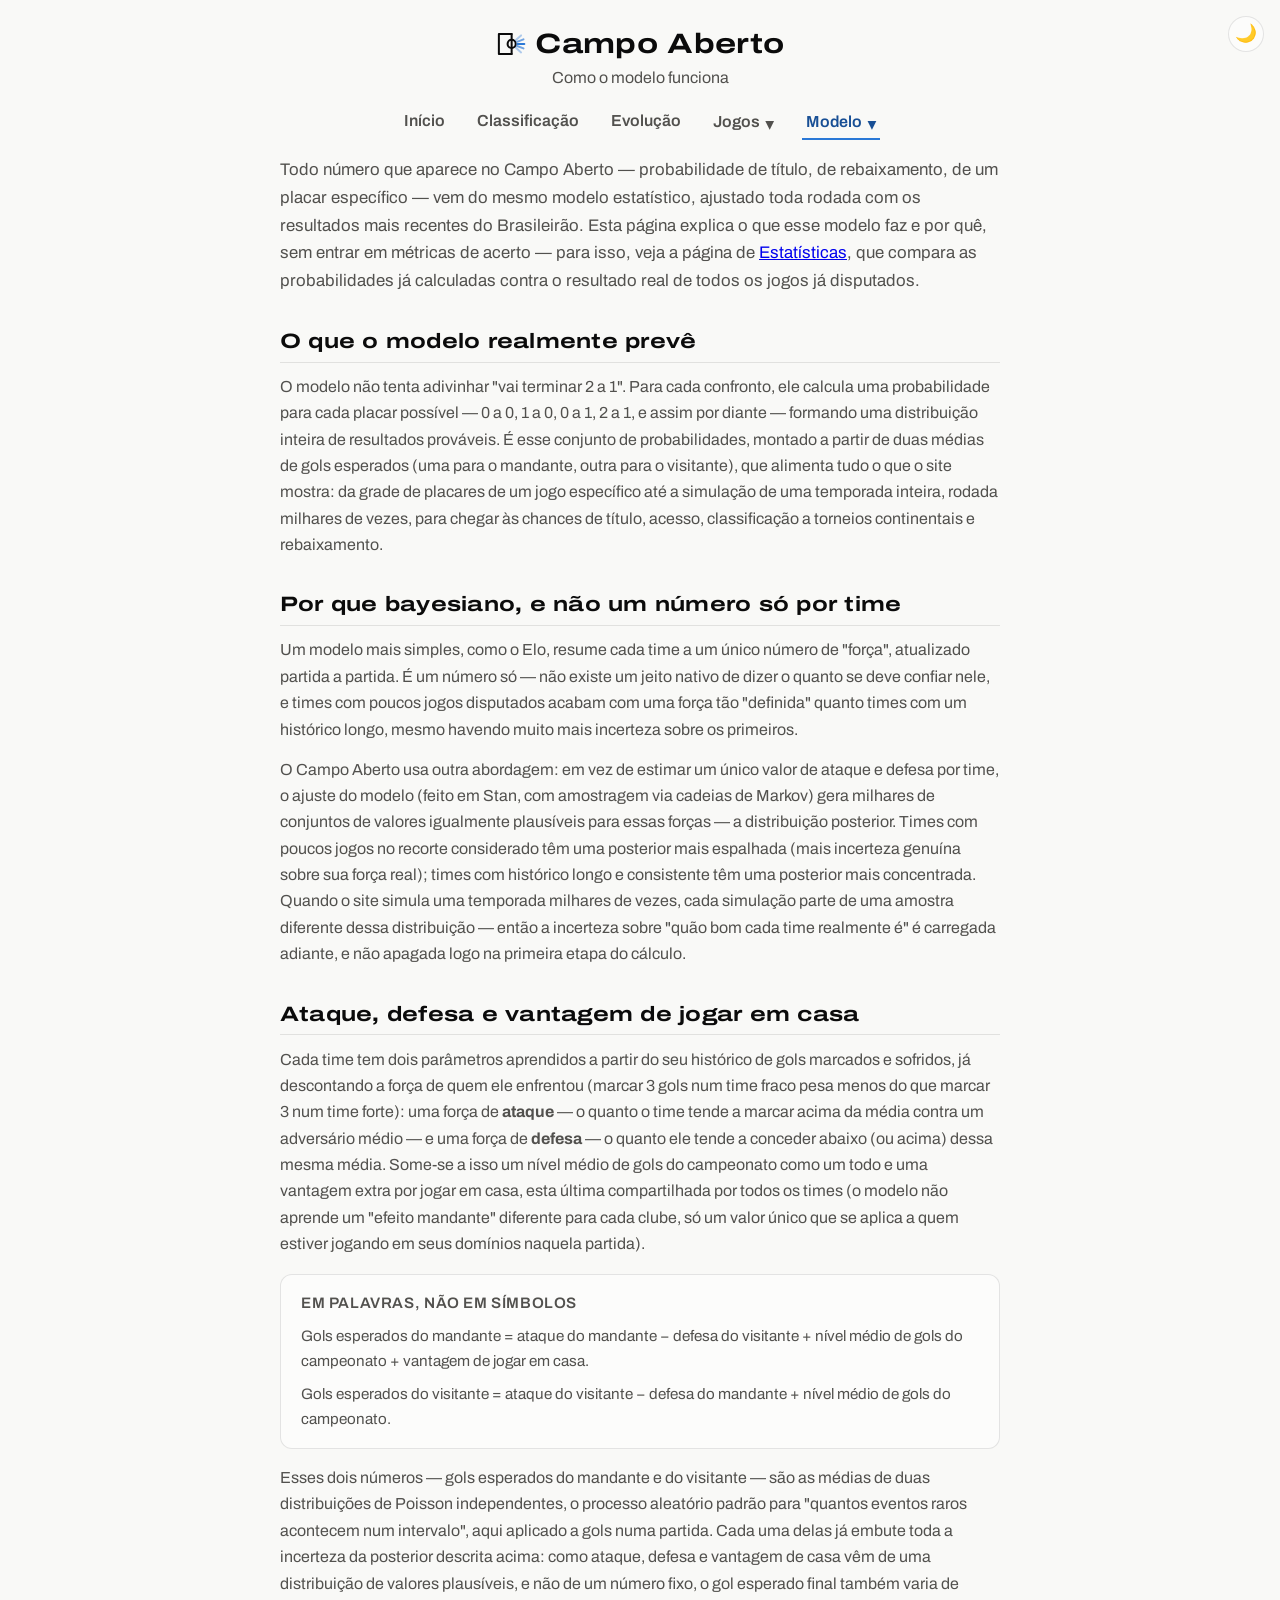
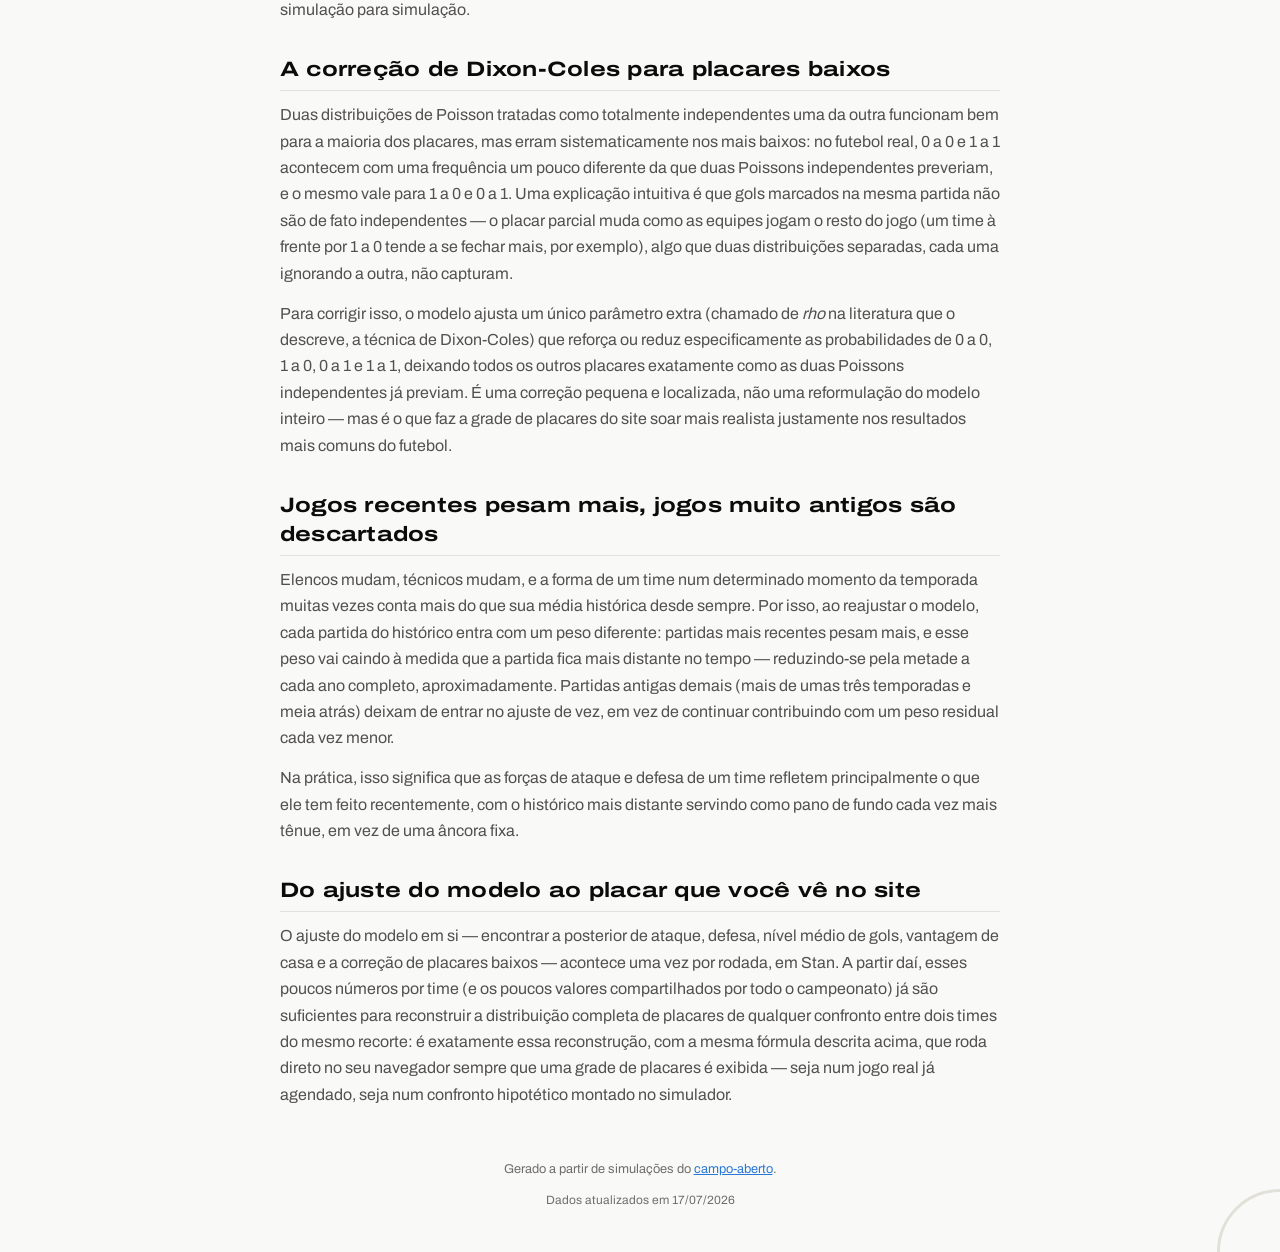
<file: site/model/docs.html>
<!doctype html>
<html lang="pt-BR">
  <head>
    <meta charset="UTF-8" />
    <meta name="viewport" content="width=device-width, initial-scale=1.0" />
    <title>Campo Aberto - Documentação do modelo</title>
    <meta
      name="description"
      content="Como o modelo bayesiano do Campo Aberto funciona: ataque, defesa, vantagem de jogar em casa, a correção para placares baixos e o peso decrescente do tempo."
    />
    <meta property="og:type" content="website" />
    <meta property="og:title" content="Campo Aberto - Documentação do modelo" />
    <meta
      property="og:description"
      content="Como o modelo bayesiano do Campo Aberto funciona: ataque, defesa, vantagem de jogar em casa, a correção para placares baixos e o peso decrescente do tempo."
    />
    <meta
      property="og:image"
      content="https://igormichels.github.io/campo-aberto/assets/marca/og-image-1200x630.jpg"
    />
    <meta property="og:url" content="https://igormichels.github.io/campo-aberto/model/docs.html" />
    <meta name="twitter:card" content="summary_large_image" />
    <link rel="icon" href="../assets/marca/favicon.svg" type="image/svg+xml" />
    <link rel="icon" href="../assets/marca/favicon-32.png" sizes="32x32" type="image/png" />
    <link rel="apple-touch-icon" href="../assets/marca/favicon-180.png" />
    <link rel="stylesheet" href="../assets/css/style.css" />
    <link rel="stylesheet" href="../assets/css/model.css" />
    <script>
      // Applies any stored theme choice before first paint, so the page
      // never flashes the wrong palette. theme.js (loaded later) owns the
      // toggle button itself.
      (() => {
        const stored = localStorage.getItem("campo-aberto-theme");
        if (stored === "light" || stored === "dark") {
          document.documentElement.setAttribute("data-theme", stored);
        }
      })();
    </script>
  </head>
  <body>
    <button
      id="theme-toggle"
      class="theme-toggle"
      type="button"
      aria-pressed="false"
      aria-label="Mudar para tema escuro"
    ></button>

    <header class="page-header">
      <h1>
        <svg class="brand-mark" viewBox="0 0 100 76" aria-hidden="true">
          <g
            fill="none"
            stroke="currentColor"
            stroke-width="6.4"
            stroke-linecap="round"
            stroke-linejoin="round"
          >
            <path d="M50 6 H9.2 V70 H50" />
            <path d="M50 6 V70" />
            <circle cx="50.0" cy="38.0" r="13.0" />
          </g>
          <g fill="none" stroke="var(--accent)" stroke-width="6.4" stroke-linecap="round">
            <path d="M68.5 38.0 L90.5 38.0" opacity="1.0" />
            <path d="M67.3 31.4 L87.8 23.5" opacity="0.66" />
            <path d="M67.3 44.6 L87.8 52.5" opacity="0.66" />
            <path d="M63.7 25.6 L80.1 10.9" opacity="0.36" />
            <path d="M63.7 50.4 L80.1 65.1" opacity="0.36" />
          </g></svg
        >Campo Aberto
      </h1>
      <p class="subtitle">Como o modelo funciona</p>
    </header>

    <nav class="page-nav" aria-label="Páginas">
      <a href="../index.html">Início</a>
      <a href="../probabilities.html">Classificação</a>
      <a href="../evolution.html">Evolução</a>
      <div class="nav-dropdown">
        <a
          href="../matches/upcoming.html"
          class="nav-dropdown-trigger"
          aria-haspopup="true"
          aria-expanded="false"
          >Jogos</a
        >
        <div class="nav-dropdown-menu">
          <a href="../matches/upcoming.html">Próximos</a>
          <a href="../matches/played.html">Passados</a>
          <a href="../matches/simulate.html">Simule</a>
        </div>
      </div>
      <div class="nav-dropdown">
        <a
          href="docs.html"
          class="nav-dropdown-trigger"
          aria-haspopup="true"
          aria-expanded="false"
          aria-current="page"
          >Modelo</a
        >
        <div class="nav-dropdown-menu">
          <a href="docs.html" aria-current="page">Documentação</a>
          <a href="stats.html">Estatísticas</a>
        </div>
      </div>
    </nav>

    <main>
      <div class="docs-article">
        <p class="docs-lede">
          Todo número que aparece no Campo Aberto — probabilidade de título, de rebaixamento, de um
          placar específico — vem do mesmo modelo estatístico, ajustado toda rodada com os
          resultados mais recentes do Brasileirão. Esta página explica o que esse modelo faz e por
          quê, sem entrar em métricas de acerto — para isso, veja a página de
          <a href="stats.html">Estatísticas</a>, que compara as probabilidades já calculadas contra
          o resultado real de todos os jogos já disputados.
        </p>

        <section>
          <h2>O que o modelo realmente prevê</h2>
          <p>
            O modelo não tenta adivinhar "vai terminar 2 a 1". Para cada confronto, ele calcula uma
            probabilidade para cada placar possível — 0 a 0, 1 a 0, 0 a 1, 2 a 1, e assim por diante
            — formando uma distribuição inteira de resultados prováveis. É esse conjunto de
            probabilidades, montado a partir de duas médias de gols esperados (uma para o mandante,
            outra para o visitante), que alimenta tudo o que o site mostra: da grade de placares de
            um jogo específico até a simulação de uma temporada inteira, rodada milhares de vezes,
            para chegar às chances de título, acesso, classificação a torneios continentais e
            rebaixamento.
          </p>
        </section>

        <section>
          <h2>Por que bayesiano, e não um número só por time</h2>
          <p>
            Um modelo mais simples, como o Elo, resume cada time a um único número de "força",
            atualizado partida a partida. É um número só — não existe um jeito nativo de dizer o
            quanto se deve confiar nele, e times com poucos jogos disputados acabam com uma força
            tão "definida" quanto times com um histórico longo, mesmo havendo muito mais incerteza
            sobre os primeiros.
          </p>
          <p>
            O Campo Aberto usa outra abordagem: em vez de estimar um único valor de ataque e defesa
            por time, o ajuste do modelo (feito em Stan, com amostragem via cadeias de Markov) gera
            milhares de conjuntos de valores igualmente plausíveis para essas forças — a
            distribuição posterior. Times com poucos jogos no recorte considerado têm uma posterior
            mais espalhada (mais incerteza genuína sobre sua força real); times com histórico longo
            e consistente têm uma posterior mais concentrada. Quando o site simula uma temporada
            milhares de vezes, cada simulação parte de uma amostra diferente dessa distribuição —
            então a incerteza sobre "quão bom cada time realmente é" é carregada adiante, e não
            apagada logo na primeira etapa do cálculo.
          </p>
        </section>

        <section>
          <h2>Ataque, defesa e vantagem de jogar em casa</h2>
          <p>
            Cada time tem dois parâmetros aprendidos a partir do seu histórico de gols marcados e
            sofridos, já descontando a força de quem ele enfrentou (marcar 3 gols num time fraco
            pesa menos do que marcar 3 num time forte): uma força de <strong>ataque</strong> — o
            quanto o time tende a marcar acima da média contra um adversário médio — e uma força de
            <strong>defesa</strong> — o quanto ele tende a conceder abaixo (ou acima) dessa mesma
            média. Some-se a isso um nível médio de gols do campeonato como um todo e uma vantagem
            extra por jogar em casa, esta última compartilhada por todos os times (o modelo não
            aprende um "efeito mandante" diferente para cada clube, só um valor único que se aplica
            a quem estiver jogando em seus domínios naquela partida).
          </p>
          <div class="docs-callout">
            <p class="docs-callout-label">Em palavras, não em símbolos</p>
            <p>
              Gols esperados do mandante = ataque do mandante − defesa do visitante + nível médio de
              gols do campeonato + vantagem de jogar em casa.
            </p>
            <p>
              Gols esperados do visitante = ataque do visitante − defesa do mandante + nível médio
              de gols do campeonato.
            </p>
          </div>
          <p>
            Esses dois números — gols esperados do mandante e do visitante — são as médias de duas
            distribuições de Poisson independentes, o processo aleatório padrão para "quantos
            eventos raros acontecem num intervalo", aqui aplicado a gols numa partida. Cada uma
            delas já embute toda a incerteza da posterior descrita acima: como ataque, defesa e
            vantagem de casa vêm de uma distribuição de valores plausíveis, e não de um número fixo,
            o gol esperado final também varia de simulação para simulação.
          </p>
        </section>

        <section>
          <h2>A correção de Dixon-Coles para placares baixos</h2>
          <p>
            Duas distribuições de Poisson tratadas como totalmente independentes uma da outra
            funcionam bem para a maioria dos placares, mas erram sistematicamente nos mais baixos:
            no futebol real, 0 a 0 e 1 a 1 acontecem com uma frequência um pouco diferente da que
            duas Poissons independentes preveriam, e o mesmo vale para 1 a 0 e 0 a 1. Uma explicação
            intuitiva é que gols marcados na mesma partida não são de fato independentes — o placar
            parcial muda como as equipes jogam o resto do jogo (um time à frente por 1 a 0 tende a
            se fechar mais, por exemplo), algo que duas distribuições separadas, cada uma ignorando
            a outra, não capturam.
          </p>
          <p>
            Para corrigir isso, o modelo ajusta um único parâmetro extra (chamado de
            <em>rho</em> na literatura que o descreve, a técnica de Dixon-Coles) que reforça ou
            reduz especificamente as probabilidades de 0 a 0, 1 a 0, 0 a 1 e 1 a 1, deixando todos
            os outros placares exatamente como as duas Poissons independentes já previam. É uma
            correção pequena e localizada, não uma reformulação do modelo inteiro — mas é o que faz
            a grade de placares do site soar mais realista justamente nos resultados mais comuns do
            futebol.
          </p>
        </section>

        <section>
          <h2>Jogos recentes pesam mais, jogos muito antigos são descartados</h2>
          <p>
            Elencos mudam, técnicos mudam, e a forma de um time num determinado momento da temporada
            muitas vezes conta mais do que sua média histórica desde sempre. Por isso, ao reajustar
            o modelo, cada partida do histórico entra com um peso diferente: partidas mais recentes
            pesam mais, e esse peso vai caindo à medida que a partida fica mais distante no tempo —
            reduzindo-se pela metade a cada ano completo, aproximadamente. Partidas antigas demais
            (mais de umas três temporadas e meia atrás) deixam de entrar no ajuste de vez, em vez de
            continuar contribuindo com um peso residual cada vez menor.
          </p>
          <p>
            Na prática, isso significa que as forças de ataque e defesa de um time refletem
            principalmente o que ele tem feito recentemente, com o histórico mais distante servindo
            como pano de fundo cada vez mais tênue, em vez de uma âncora fixa.
          </p>
        </section>

        <section>
          <h2>Do ajuste do modelo ao placar que você vê no site</h2>
          <p>
            O ajuste do modelo em si — encontrar a posterior de ataque, defesa, nível médio de gols,
            vantagem de casa e a correção de placares baixos — acontece uma vez por rodada, em Stan.
            A partir daí, esses poucos números por time (e os poucos valores compartilhados por todo
            o campeonato) já são suficientes para reconstruir a distribuição completa de placares de
            qualquer confronto entre dois times do mesmo recorte: é exatamente essa reconstrução,
            com a mesma fórmula descrita acima, que roda direto no seu navegador sempre que uma
            grade de placares é exibida — seja num jogo real já agendado, seja num confronto
            hipotético montado no simulador.
          </p>
        </section>
      </div>
    </main>

    <footer class="page-footer corner-arc">
      <p>
        Gerado a partir de simulações do
        <a href="https://github.com/IgorMichels/campo-aberto" target="_blank" rel="noopener"
          >campo-aberto</a
        >.
      </p>
      <p class="last-updated" id="last-updated"></p>
    </footer>

    <script src="../assets/js/nav.js"></script>
    <script src="../assets/js/theme.js"></script>
    <!-- Placeholder analytics hook -- inert until a provider is picked, see assets/js/analytics.js -->
    <script src="../assets/js/analytics.js"></script>
    <script src="../assets/js/last_updated.js"></script>
  </body>
</html>
</file>
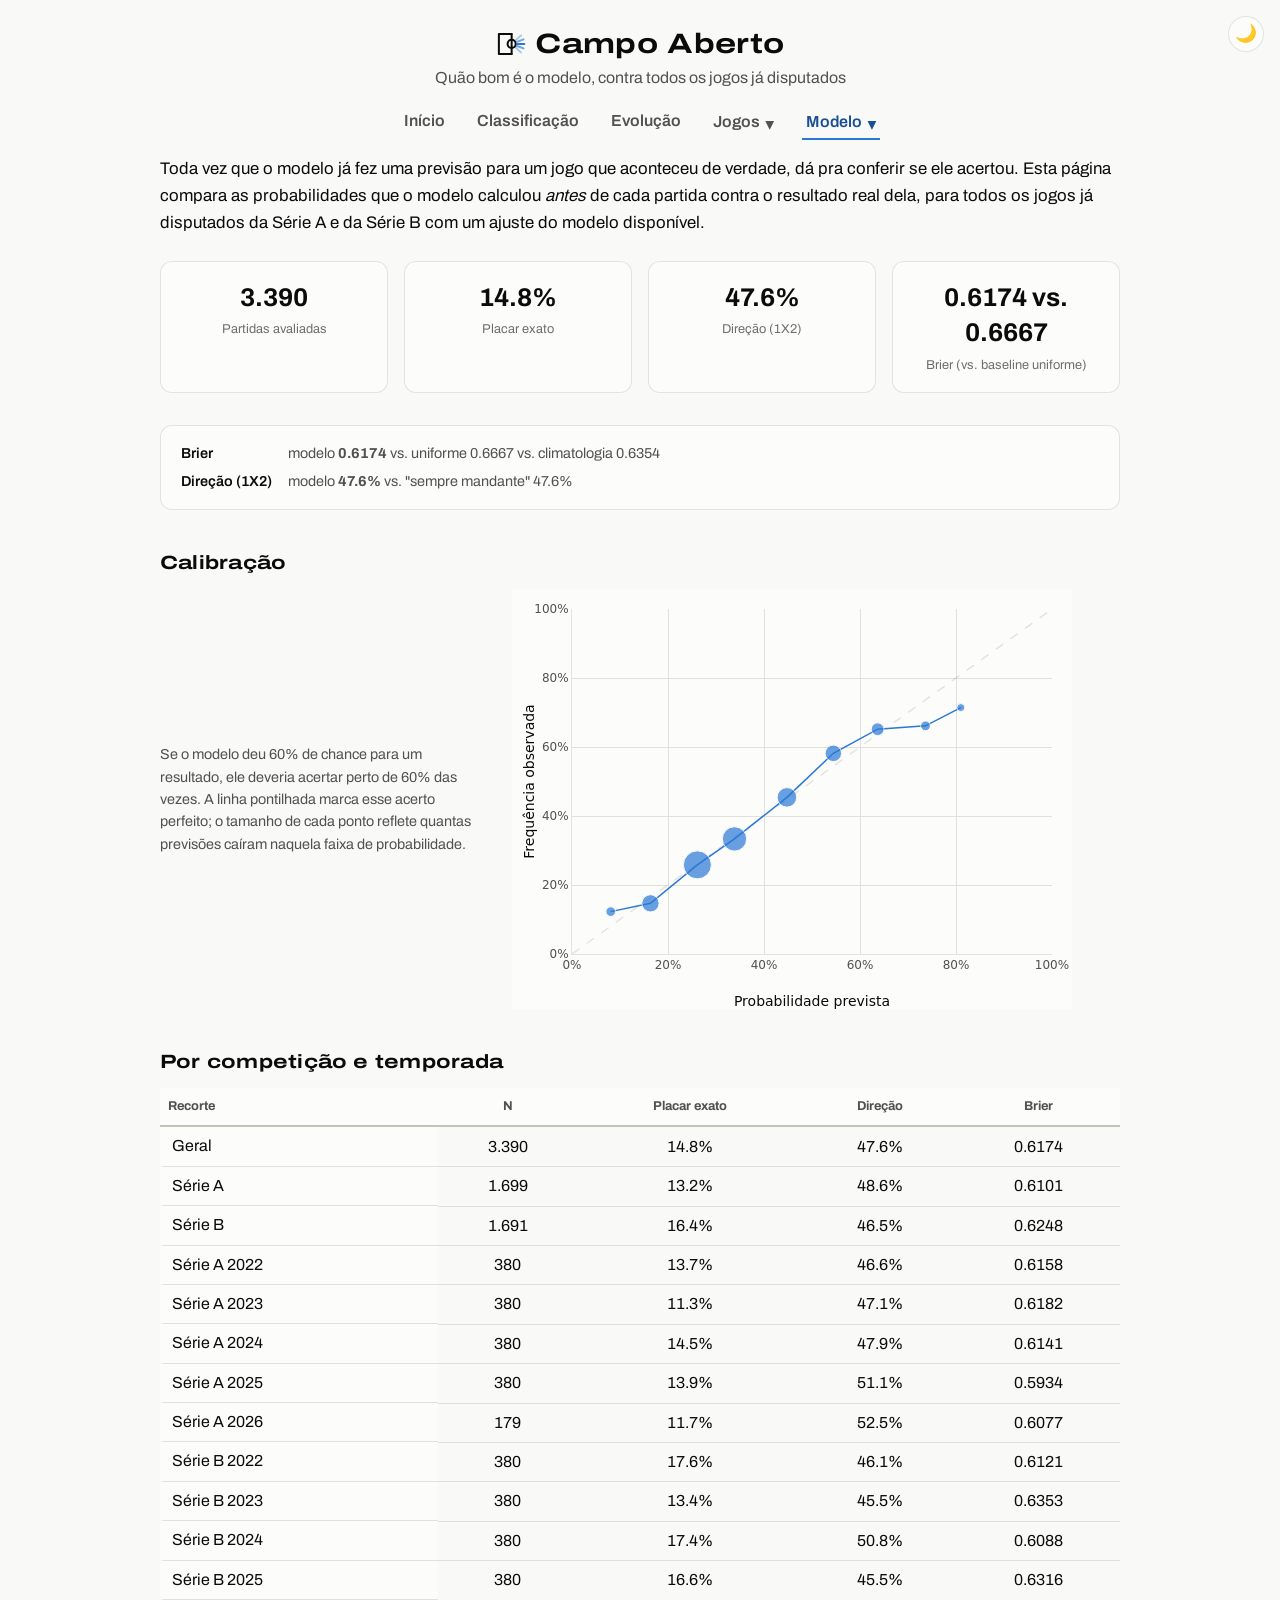
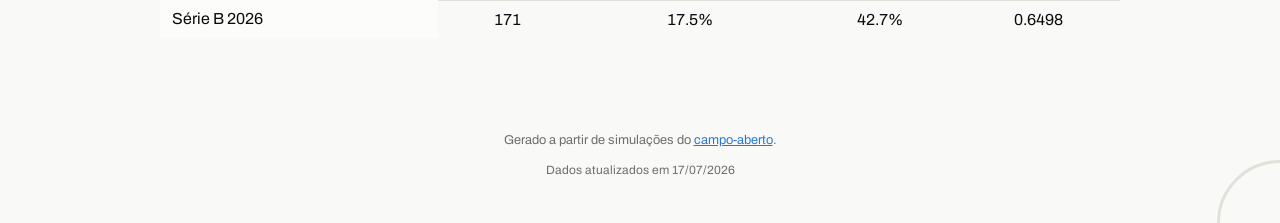
<file: site/model/stats.html>
<!doctype html>
<html lang="pt-BR">
  <head>
    <meta charset="UTF-8" />
    <meta name="viewport" content="width=device-width, initial-scale=1.0" />
    <title>Campo Aberto - Estatísticas do modelo</title>
    <meta
      name="description"
      content="Acerto de placar exato, direção (1X2), Brier e calibração do modelo bayesiano do Campo Aberto contra todos os jogos já disputados."
    />
    <meta property="og:type" content="website" />
    <meta property="og:title" content="Campo Aberto - Estatísticas do modelo" />
    <meta
      property="og:description"
      content="Acerto de placar exato, direção (1X2), Brier e calibração do modelo bayesiano do Campo Aberto contra todos os jogos já disputados."
    />
    <meta
      property="og:image"
      content="https://igormichels.github.io/campo-aberto/assets/marca/og-image-1200x630.jpg"
    />
    <meta property="og:url" content="https://igormichels.github.io/campo-aberto/model/stats.html" />
    <meta name="twitter:card" content="summary_large_image" />
    <link rel="icon" href="../assets/marca/favicon.svg" type="image/svg+xml" />
    <link rel="icon" href="../assets/marca/favicon-32.png" sizes="32x32" type="image/png" />
    <link rel="apple-touch-icon" href="../assets/marca/favicon-180.png" />
    <link rel="stylesheet" href="../assets/css/style.css" />
    <link rel="stylesheet" href="../assets/css/model_stats.css" />
    <script src="https://cdn.plot.ly/plotly-2.35.2.min.js" charset="utf-8"></script>
    <script>
      // Applies any stored theme choice before first paint, so the page
      // never flashes the wrong palette. theme.js (loaded later) owns the
      // toggle button itself.
      (() => {
        const stored = localStorage.getItem("campo-aberto-theme");
        if (stored === "light" || stored === "dark") {
          document.documentElement.setAttribute("data-theme", stored);
        }
      })();
    </script>
  </head>
  <body>
    <button
      id="theme-toggle"
      class="theme-toggle"
      type="button"
      aria-pressed="false"
      aria-label="Mudar para tema escuro"
    ></button>

    <header class="page-header">
      <h1>
        <svg class="brand-mark" viewBox="0 0 100 76" aria-hidden="true">
          <g
            fill="none"
            stroke="currentColor"
            stroke-width="6.4"
            stroke-linecap="round"
            stroke-linejoin="round"
          >
            <path d="M50 6 H9.2 V70 H50" />
            <path d="M50 6 V70" />
            <circle cx="50.0" cy="38.0" r="13.0" />
          </g>
          <g fill="none" stroke="var(--accent)" stroke-width="6.4" stroke-linecap="round">
            <path d="M68.5 38.0 L90.5 38.0" opacity="1.0" />
            <path d="M67.3 31.4 L87.8 23.5" opacity="0.66" />
            <path d="M67.3 44.6 L87.8 52.5" opacity="0.66" />
            <path d="M63.7 25.6 L80.1 10.9" opacity="0.36" />
            <path d="M63.7 50.4 L80.1 65.1" opacity="0.36" />
          </g></svg
        >Campo Aberto
      </h1>
      <p class="subtitle">Quão bom é o modelo, contra todos os jogos já disputados</p>
    </header>

    <nav class="page-nav" aria-label="Páginas">
      <a href="../index.html">Início</a>
      <a href="../probabilities.html">Classificação</a>
      <a href="../evolution.html">Evolução</a>
      <div class="nav-dropdown">
        <a
          href="../matches/upcoming.html"
          class="nav-dropdown-trigger"
          aria-haspopup="true"
          aria-expanded="false"
          >Jogos</a
        >
        <div class="nav-dropdown-menu">
          <a href="../matches/upcoming.html">Próximos</a>
          <a href="../matches/played.html">Passados</a>
          <a href="../matches/simulate.html">Simule</a>
        </div>
      </div>
      <div class="nav-dropdown">
        <a
          href="docs.html"
          class="nav-dropdown-trigger"
          aria-haspopup="true"
          aria-expanded="false"
          aria-current="page"
          >Modelo</a
        >
        <div class="nav-dropdown-menu">
          <a href="docs.html">Documentação</a>
          <a href="stats.html" aria-current="page">Estatísticas</a>
        </div>
      </div>
    </nav>

    <main>
      <p class="stats-lede">
        Toda vez que o modelo já fez uma previsão para um jogo que aconteceu de verdade, dá pra
        conferir se ele acertou. Esta página compara as probabilidades que o modelo calculou
        <em>antes</em> de cada partida contra o resultado real dela, para todos os jogos já
        disputados da Série A e da Série B com um ajuste do modelo disponível.
      </p>

      <div id="kpi-row" class="kpi-row"></div>

      <div id="baselines-panel" class="baselines-panel"></div>

      <section class="breakdown-section">
        <h2>Calibração</h2>
        <div class="calibration-layout">
          <p class="section-intro">
            Se o modelo deu 60% de chance para um resultado, ele deveria acertar perto de 60% das
            vezes. A linha pontilhada marca esse acerto perfeito; o tamanho de cada ponto reflete
            quantas previsões caíram naquela faixa de probabilidade.
          </p>
          <div id="calibration-chart" class="calibration-chart"></div>
        </div>
      </section>

      <section class="breakdown-section">
        <h2>Por competição e temporada</h2>
        <div id="breakdown-table" class="breakdown-table"></div>
      </section>
    </main>

    <footer class="page-footer corner-arc">
      <p>
        Gerado a partir de simulações do
        <a href="https://github.com/IgorMichels/campo-aberto" target="_blank" rel="noopener"
          >campo-aberto</a
        >.
      </p>
      <p class="last-updated" id="last-updated"></p>
    </footer>

    <script src="../assets/js/nav.js"></script>
    <script src="../assets/js/theme.js"></script>
    <!-- Placeholder analytics hook -- inert until a provider is picked, see assets/js/analytics.js -->
    <script src="../assets/js/analytics.js"></script>
    <script src="../assets/js/last_updated.js"></script>
    <script src="../assets/js/model_stats.js"></script>
    <script>
      (async () => {
        try {
          const data = await window.ModelStats.fetchJSON("data/model_stats.json");
          window.ModelStats.renderKPITiles("kpi-row", data.breakdown.all);
          window.ModelStats.renderBaselinesPanel("baselines-panel", data.breakdown.all);
          window.ModelStats.renderCalibrationChart("calibration-chart", data.calibration);
          window.ModelStats.renderBreakdownTable("breakdown-table", data.breakdown);
        } catch (error) {
          console.error(error);
        }
      })();
    </script>
  </body>
</html>
</file>
<file: site/assets/css/style.css>
/* Self-hosted brand type (SIL OFL 1.1, license files under ../fonts/). */
@font-face {
  font-family: "Archivo";
  font-style: normal;
  font-display: swap;
  font-weight: 100 900;
  font-stretch: 62% 125%;
  src: url("../fonts/archivo/archivo-latin-standard-normal.woff2") format("woff2-variations");
  unicode-range: U+0000-00FF, U+0131, U+0152-0153, U+02BB-02BC, U+02C6, U+02DA, U+02DC, U+0304,
    U+0308, U+0329, U+2000-206F, U+20AC, U+2122, U+2191, U+2193, U+2212, U+2215, U+FEFF, U+FFFD;
}
@font-face {
  font-family: "Archivo";
  font-style: normal;
  font-display: swap;
  font-weight: 100 900;
  font-stretch: 62% 125%;
  src: url("../fonts/archivo/archivo-latin-ext-standard-normal.woff2") format("woff2-variations");
  unicode-range: U+0100-02BA, U+02BD-02C5, U+02C7-02CC, U+02CE-02D7, U+02DD-02FF, U+0304, U+0308,
    U+0329, U+1D00-1DBF, U+1E00-1E9F, U+1EF2-1EFF, U+2020, U+20A0-20AB, U+20AD-20C0, U+2113,
    U+2C60-2C7F, U+A720-A7FF;
}
@font-face {
  font-family: "IBM Plex Mono";
  font-style: normal;
  font-display: swap;
  font-weight: 500;
  src: url("../fonts/ibm-plex-mono/ibm-plex-mono-latin-500-normal.woff2") format("woff2");
  unicode-range: U+0000-00FF, U+0131, U+0152-0153, U+02BB-02BC, U+02C6, U+02DA, U+02DC, U+0304,
    U+0308, U+0329, U+2000-206F, U+2074, U+20AC, U+2122, U+2191, U+2193, U+2212, U+2215, U+FEFF,
    U+FFFD;
}
@font-face {
  font-family: "IBM Plex Mono";
  font-style: normal;
  font-display: swap;
  font-weight: 500;
  src: url("../fonts/ibm-plex-mono/ibm-plex-mono-latin-ext-500-normal.woff2") format("woff2");
  unicode-range: U+0100-02BA, U+02BD-02C5, U+02C7-02CC, U+02CE-02D7, U+02DD-02FF, U+0304, U+0308,
    U+0329, U+1D00-1DBF, U+1E00-1E9F, U+1EF2-1EFF, U+2020, U+20A0-20AB, U+20AD-20C0, U+2113,
    U+2C60-2C7F, U+A720-A7FF;
}

:root {
  --surface-1: #fcfcfb;
  --page-plane: #f9f9f7;
  --text-primary: #0b0b0b;
  --text-secondary: #52514e;
  --text-muted: #898781;
  --gridline: #e1e0d9;
  --baseline: #c3c2b7;
  --border: rgba(11, 11, 11, 0.1);
  --accent: #2a78d6;
  --accent-strong: #184f95;
  --seq-r: 37;
  --seq-g: 106;
  --seq-b: 191;
  --head-row-h: 2.4rem;
  --zone-libertadores-grupos: #2a78d6;
  --zone-libertadores-pre: #eb6834;
  --zone-sulamericana: #008300;
  --zone-rebaixamento: #e34948;
  --zone-direct-promotion: #2a78d6;
  --zone-playoff-promotion: #eb6834;
}

/* Dark palette applies either from the OS preference (when the user hasn't
   picked a theme via the toggle button, i.e. no data-theme attribute) or
   from an explicit data-theme="dark" set by theme.js, which always wins
   over the OS preference in either direction. */
@media (prefers-color-scheme: dark) {
  :root:not([data-theme="light"]) {
    --surface-1: #1a1a19;
    --page-plane: #0d0d0d;
    --text-primary: #ffffff;
    --text-secondary: #c3c2b7;
    --text-muted: #898781;
    --gridline: #2c2c2a;
    --baseline: #383835;
    --border: rgba(255, 255, 255, 0.1);
    --accent: #3987e5;
    --accent-strong: #86b6ef;
    --seq-r: 57;
    --seq-g: 135;
    --seq-b: 229;
    --zone-libertadores-grupos: #3987e5;
    --zone-libertadores-pre: #d95926;
    --zone-sulamericana: #008300;
    --zone-rebaixamento: #e66767;
    --zone-direct-promotion: #3987e5;
    --zone-playoff-promotion: #d95926;
  }
}

:root[data-theme="dark"] {
  --surface-1: #1a1a19;
  --page-plane: #0d0d0d;
  --text-primary: #ffffff;
  --text-secondary: #c3c2b7;
  --text-muted: #898781;
  --gridline: #2c2c2a;
  --baseline: #383835;
  --border: rgba(255, 255, 255, 0.1);
  --accent: #3987e5;
  --accent-strong: #86b6ef;
  --seq-r: 57;
  --seq-g: 135;
  --seq-b: 229;
  --zone-libertadores-grupos: #3987e5;
  --zone-libertadores-pre: #d95926;
  --zone-sulamericana: #008300;
  --zone-rebaixamento: #e66767;
  --zone-direct-promotion: #3987e5;
  --zone-playoff-promotion: #d95926;
}

* {
  box-sizing: border-box;
}

body {
  margin: 0;
  min-height: 100vh;
  background: var(--page-plane);
  color: var(--text-primary);
  font-family: var(--font-body, system-ui, -apple-system, "Segoe UI", sans-serif);
  line-height: 1.4;
}

.page-header {
  padding: 1.5rem 1rem 0.5rem;
  text-align: center;
}

.page-header h1 {
  margin: 0 0 0.25rem;
  font-size: 1.75rem;
}

.brand-mark {
  height: 0.85em;
  width: auto;
  vertical-align: -0.1em;
  margin-right: 0.3em;
  overflow: visible;
}

.subtitle {
  margin: 0;
  color: var(--text-secondary);
}

.page-nav {
  display: flex;
  justify-content: center;
  gap: 1.5rem;
  padding: 0.5rem 1rem 0;
}

.page-nav a {
  color: var(--text-secondary);
  text-decoration: none;
  font-weight: 600;
  padding: 0.25rem 0.25rem;
  border-bottom: 2px solid transparent;
}

.page-nav a:hover {
  color: var(--text-primary);
}

.page-nav a[aria-current="page"] {
  color: var(--accent-strong);
  border-bottom-color: var(--accent);
}

/* A .page-nav entry with its own submenu (currently just "Jogos" ->
   Próximos/Passados/Simule) -- opens on hover (pure CSS, mouse users) or on
   click/tap (nav.js toggles .is-open, for touch devices that can't hover).
   The trigger is styled through the plain ".page-nav a" rules above (it's
   still a real <a>, just with this class added on top) plus the small
   caret appended here. */
.nav-dropdown {
  position: relative;
  display: flex;
}

/* The trigger stretches to the same height its plain-<a> siblings get from
   .page-nav's flex stretch (the wrapping div above already matches their
   height; without this the <a> inside it stays at its own shorter natural
   height and sits top-aligned, reading as "shifted up" relative to
   Classificação/Evolução), then centers its own text within that height. */
.nav-dropdown-trigger {
  display: flex;
  align-items: center;
}

.nav-dropdown-trigger::after {
  content: "\25BE"; /* ▾ */
  margin-left: 0.35rem;
  /* Matches .team-select-trigger::after (site/assets/css/matches.css) in
     actual size -- both in rem, not em, since the two triggers don't share
     a font-size to multiply against. */
  font-size: 1.105rem;
  position: relative;
  top: 2px;
}

.nav-dropdown-menu {
  display: none;
  flex-direction: column;
  position: absolute;
  /* No gap between the trigger's bottom edge and this menu's top edge --
     top: 100% (no margin) means the two boxes are directly adjacent, so
     :hover on .nav-dropdown never lapses while the mouse crosses from one
     to the other. Breathing room comes from this box's own top padding
     instead of a margin outside it, which would have been a dead zone. */
  top: 100%;
  left: 50%;
  transform: translateX(-50%);
  padding: 0.6rem 0.35rem 0.35rem;
  min-width: 140px;
  background: var(--surface-1);
  border: 1px solid var(--border);
  border-radius: 8px;
  box-shadow: 0 8px 20px rgba(0, 0, 0, 0.15);
  z-index: 10;
}

.nav-dropdown:hover .nav-dropdown-menu,
.nav-dropdown.is-open .nav-dropdown-menu {
  display: flex;
}

.nav-dropdown-menu a {
  color: var(--text-secondary);
  text-decoration: none;
  font-weight: 600;
  font-size: 0.9rem;
  padding: 0.4rem 0.6rem;
  border-radius: 6px;
  white-space: nowrap;
}

.nav-dropdown-menu a:hover {
  color: var(--text-primary);
  background: var(--border);
}

.nav-dropdown-menu a[aria-current="page"] {
  color: var(--accent-strong);
  background: var(--border);
}

.theme-toggle {
  position: fixed;
  top: 1rem;
  right: 1rem;
  z-index: 20;
  width: 2.25rem;
  height: 2.25rem;
  display: flex;
  align-items: center;
  justify-content: center;
  border-radius: 999px;
  border: 1px solid var(--border);
  background: var(--surface-1);
  color: var(--text-primary);
  font-size: 1.1rem;
  line-height: 1;
  cursor: pointer;
}

.theme-toggle:hover {
  border-color: var(--accent);
}

main {
  max-width: 1200px;
  margin: 0 auto;
  padding: 1rem;
}

.controls {
  display: flex;
  flex-wrap: wrap;
  align-items: center;
  justify-content: center;
  gap: 1rem;
  margin-bottom: 0.5rem;
}

.tabs {
  display: flex;
  gap: 0.25rem;
  background: var(--surface-1);
  border: 1px solid var(--border);
  border-radius: 999px;
  padding: 0.25rem;
}

.tab-button {
  border: none;
  background: transparent;
  color: var(--text-secondary);
  font: inherit;
  font-weight: 600;
  padding: 0.4rem 1rem;
  border-radius: 999px;
  cursor: pointer;
}

.tab-button:hover {
  color: var(--text-primary);
}

.tab-button[aria-selected="true"] {
  background: var(--accent);
  color: #ffffff;
}

.season-picker,
.date-picker {
  display: flex;
  align-items: center;
  gap: 0.5rem;
}

.season-picker label,
.date-picker label {
  color: var(--text-secondary);
  font-weight: 600;
}

#season-select,
#date-select,
#spot-select {
  font: inherit;
  padding: 0.4rem 0.75rem;
  border-radius: 8px;
  border: 1px solid var(--border);
  background: var(--surface-1);
  color: var(--text-primary);
}

.team-picker {
  position: relative;
}

.team-picker-toggle {
  font: inherit;
  font-weight: 600;
  padding: 0.4rem 0.75rem;
  border-radius: 8px;
  border: 1px solid var(--border);
  background: var(--surface-1);
  color: var(--text-primary);
  cursor: pointer;
}

.team-picker-toggle:hover {
  border-color: var(--accent);
}

#team-picker-count {
  color: var(--text-secondary);
  font-weight: 400;
}

.team-picker-panel {
  position: absolute;
  z-index: 10;
  top: calc(100% + 0.4rem);
  left: 0;
  min-width: 260px;
  max-height: 320px;
  overflow-y: auto;
  background: var(--surface-1);
  border: 1px solid var(--border);
  border-radius: 12px;
  box-shadow: 0 8px 24px rgba(0, 0, 0, 0.15);
  padding: 0.4rem;
}

.team-picker-option {
  display: flex;
  align-items: center;
  gap: 0.6rem;
  padding: 0.4rem 0.5rem;
  border-radius: 8px;
  cursor: pointer;
}

.team-picker-option:hover {
  background: var(--page-plane);
}

.team-picker-option input {
  flex-shrink: 0;
  accent-color: var(--accent);
}

.team-picker-option img {
  width: 22px;
  height: 22px;
  object-fit: contain;
  flex-shrink: 0;
}

.team-picker-option span {
  white-space: nowrap;
  overflow: hidden;
  text-overflow: ellipsis;
}

.team-picker-option.disabled {
  opacity: 0.4;
  cursor: not-allowed;
}

.chart-toolbar {
  display: flex;
  justify-content: flex-end;
  max-width: 1100px;
  margin: 0 auto;
}

.table-toggle-button {
  font: inherit;
  font-weight: 600;
  padding: 0.35rem 0.75rem;
  border-radius: 999px;
  border: 1px solid var(--border);
  background: var(--surface-1);
  color: var(--text-secondary);
  cursor: pointer;
}

.table-toggle-button:hover {
  color: var(--text-primary);
  border-color: var(--accent);
}

.table-toggle-button[aria-pressed="true"] {
  background: var(--accent);
  color: #ffffff;
  border-color: var(--accent);
}

.chart-card {
  max-width: 1100px;
  margin: 0.5rem auto 0;
  border: 1px solid var(--border);
  border-radius: 12px;
  background: var(--surface-1);
  padding: 0.5rem;
  overflow-x: auto;
}

.table-scroll {
  overflow-x: auto;
  border: 1px solid var(--border);
  border-radius: 12px;
  background: var(--surface-1);
  margin-top: 1rem;
}

table {
  border-collapse: collapse;
  width: 100%;
  min-width: 480px;
}

thead th {
  position: sticky;
  background: var(--surface-1);
  color: var(--text-secondary);
  font-size: 0.8rem;
  font-weight: 700;
  text-align: center;
  padding: 0.6rem 0.5rem;
  white-space: nowrap;
  box-sizing: border-box;
  height: var(--head-row-h);
}

/* Two-row grouped header (e.g. "Libertadores" spanning fase de grupos/pré/geral):
   both rows get a fixed height so the second row's sticky offset lines up
   exactly under the first, regardless of font-size differences between them. */
#table-head-row th {
  top: 0;
  border-bottom: 2px solid var(--baseline);
}

#table-head-row th.group-header {
  border-bottom: 1px solid var(--gridline);
}

.sub-header-row th {
  top: var(--head-row-h);
  border-bottom: 2px solid var(--baseline);
  font-size: 0.72rem;
  font-weight: 600;
  color: var(--text-muted);
}

#table-head-row th:first-child,
tbody td.team-cell {
  text-align: left;
  position: sticky;
  left: 0;
  background: var(--surface-1);
  z-index: 1;
}

th.sortable {
  cursor: pointer;
  user-select: none;
}

th.sortable:hover,
th.sortable:focus-visible {
  color: var(--text-primary);
}

th.sortable:focus-visible {
  outline: 2px solid var(--accent);
  outline-offset: -2px;
}

th.sortable[aria-sort="ascending"],
th.sortable[aria-sort="descending"] {
  color: var(--accent-strong);
}

tbody td {
  padding: 0.5rem 0.6rem;
  border-bottom: 1px solid var(--gridline);
  text-align: center;
  font-variant-numeric: tabular-nums;
  white-space: nowrap;
}

tbody tr:last-child td {
  border-bottom: none;
}

.team-cell {
  display: flex;
  align-items: center;
  gap: 0.6rem;
  white-space: nowrap;
  /* Transparent by default so every row reserves the same 4px, and only a
     tr.zone-* class (set from the export's already-computed classification
     zone, see app.js's renderTable) needs to override the color -- crests
     stay aligned whether or not a given row has a zone. */
  border-left: 4px solid transparent;
}

.rank-number {
  min-width: 1.5rem;
  text-align: right;
  color: var(--text-muted);
  font-weight: 700;
  font-variant-numeric: tabular-nums;
}

/* Classification-zone color bar, inspired by the colored left-border strip
   sports tables commonly use to mark continental/access-playoff/relegation
   cutoffs -- the zone itself is decided server-side
   (src.site.export_site_data), this only maps a zone name to a color. Covers
   both Serie A (libertadores_grupos, libertadores_pre, sulamericana,
   rebaixamento) and Serie B (direct_promotion, playoff_promotion,
   rebaixamento). */
tbody tr.zone-libertadores-grupos td.team-cell {
  border-left-color: var(--zone-libertadores-grupos);
}

tbody tr.zone-libertadores-pre td.team-cell {
  border-left-color: var(--zone-libertadores-pre);
}

tbody tr.zone-sulamericana td.team-cell {
  border-left-color: var(--zone-sulamericana);
}

tbody tr.zone-direct-promotion td.team-cell {
  border-left-color: var(--zone-direct-promotion);
}

tbody tr.zone-playoff-promotion td.team-cell {
  border-left-color: var(--zone-playoff-promotion);
}

tbody tr.zone-rebaixamento td.team-cell {
  border-left-color: var(--zone-rebaixamento);
}

.zone-legend {
  list-style: none;
  display: flex;
  flex-wrap: wrap;
  justify-content: center;
  gap: 0.4rem 1.2rem;
  margin: 0.75rem 0 0;
  padding: 0;
  font-size: 0.8rem;
  color: var(--text-secondary);
}

.zone-legend-item {
  display: flex;
  align-items: center;
  gap: 0.4rem;
}

.zone-legend-swatch {
  width: 10px;
  height: 10px;
  border-radius: 2px;
  flex-shrink: 0;
}

.zone-legend-swatch.zone-libertadores-grupos {
  background: var(--zone-libertadores-grupos);
}

.zone-legend-swatch.zone-libertadores-pre {
  background: var(--zone-libertadores-pre);
}

.zone-legend-swatch.zone-sulamericana {
  background: var(--zone-sulamericana);
}

.zone-legend-swatch.zone-direct-promotion {
  background: var(--zone-direct-promotion);
}

.zone-legend-swatch.zone-playoff-promotion {
  background: var(--zone-playoff-promotion);
}

.zone-legend-swatch.zone-rebaixamento {
  background: var(--zone-rebaixamento);
}

.crest {
  width: 28px;
  height: 28px;
  object-fit: contain;
  flex-shrink: 0;
}

.table-team-header {
  display: flex;
  align-items: center;
  justify-content: center;
  gap: 0.5rem;
}

.table-team-header .crest {
  width: 20px;
  height: 20px;
}

.team-name {
  font-weight: 600;
}

.prob-cell {
  color: var(--text-primary);
}

.stat-cell {
  color: var(--text-secondary);
  font-weight: 600;
}

.status-cell {
  padding: 1.5rem;
  text-align: center;
  color: var(--text-secondary);
}

.status-message {
  text-align: center;
  color: var(--text-secondary);
}

.home-intro {
  max-width: 720px;
  margin: 0 auto 1.5rem;
  text-align: center;
  color: var(--text-secondary);
}

.home-cards {
  display: grid;
  grid-template-columns: repeat(auto-fit, minmax(220px, 1fr));
  gap: 1rem;
  max-width: 1100px;
  margin: 0 auto;
}

/* A plain container, not a link: each card's own "Ver mais" is the one
   clickable element (an <a> can't nest inside another <a>). display:flex +
   column so home-card-more's margin-top:auto pins it to the bottom of the
   card regardless of how tall that card's own preview content is -- the 3
   cards in a row are already stretched to equal height by .home-cards'
   grid, so this keeps every "Ver mais" lined up along the same baseline. */
.home-card {
  display: flex;
  flex-direction: column;
  padding: 1.25rem;
  border: 1px solid var(--border);
  border-radius: 12px;
  background: var(--surface-1);
}

.home-card h2 {
  margin: 0 0 0.4rem;
  font-size: 1.15rem;
}

.home-card-title {
  color: var(--accent-strong);
  text-decoration: none;
}

.home-card-title:hover {
  text-decoration: underline;
}

.home-card p {
  margin: 0;
  color: var(--text-secondary);
}

/* Per-card "spoiler" preview (home.js) -- a static-at-load snapshot of that
   page's own data, not a live/auto-updating widget. Sits below the card's
   description paragraph. */
.home-preview {
  margin-top: 0.75rem;
  padding-top: 0.75rem;
  border-top: 1px solid var(--border);
  min-height: 2.5rem;
  font-size: 0.85rem;
  color: var(--text-muted);
}

.home-card-more {
  display: inline-block;
  align-self: flex-start;
  margin-top: auto;
  padding-top: 0.75rem;
  color: var(--accent-strong);
  font-weight: 600;
  font-size: 0.85rem;
  text-decoration: none;
}

.home-card-more:hover {
  text-decoration: underline;
}

/* Hidden by home.js when there are no more scheduled matches -- nothing
   left to see more of. */
.home-card-more[hidden] {
  display: none;
}

/* Grid rows instead of a <table>: an HTML table's fixed-layout algorithm
   turned out to size the table wider than its own container whenever the
   explicit column widths + content didn't add up exactly (overflowing past
   the card's edge) -- CSS Grid's `minmax(0, 1fr)` track is the standard,
   more predictable way to give one column the remaining space without that
   footgun, and it also sidesteps the page-wide thead th/tbody td rules
   (meant for #results-table) a <table> here would otherwise inherit. */
.preview-standings-row {
  display: grid;
  grid-template-columns: 1rem minmax(0, 1fr) 1.4rem 1.2rem 1.2rem 1.4rem 1.6rem 1.8rem 1.8rem 2rem;
  align-items: center;
  gap: 0.25rem;
  padding: 0.15rem 0;
  font-size: 0.75rem;
}

.preview-standings-head {
  padding-bottom: 0.3rem;
}

.preview-num-label {
  text-align: right;
  font-size: 0.7rem;
  font-weight: 600;
  color: var(--text-muted);
}

.preview-rank {
  color: var(--text-muted);
  font-weight: 700;
  font-variant-numeric: tabular-nums;
}

.preview-team-cell {
  display: flex;
  align-items: center;
  gap: 0.4rem;
  min-width: 0;
  overflow: hidden;
}

.preview-team-cell .crest {
  width: 18px;
  height: 18px;
  flex-shrink: 0;
}

.preview-team {
  overflow: hidden;
  text-overflow: ellipsis;
  white-space: nowrap;
  color: var(--text-primary);
  font-weight: 600;
}

.preview-num {
  text-align: right;
  color: var(--text-secondary);
  font-variant-numeric: tabular-nums;
}

.sparkline {
  display: block;
  width: 100%;
  height: 128px;
}

/* .home-card p resets margin to 0 for the card's own description text --
   more specific (class+element) than a bare .preview-legend (class-only)
   would be, so this needs the same two-part specificity to actually win. */
.home-card .preview-legend {
  display: flex;
  gap: 0.75rem;
  margin: 1.1rem 0 0;
  font-size: 0.75rem;
}

.preview-legend-item {
  display: inline-flex;
  align-items: center;
  gap: 0.3rem;
  color: var(--text-secondary);
  font-weight: 600;
}

.preview-legend-swatch {
  width: 8px;
  height: 8px;
  border-radius: 2px;
  flex-shrink: 0;
}

.preview-match {
  padding: 0.3rem 0;
}

.preview-match:not(:first-child) {
  border-top: 1px solid var(--border);
}

.preview-match-row {
  display: flex;
  align-items: center;
  gap: 0.4rem;
  padding: 0.05rem 0;
}

.preview-match-row .crest {
  width: 16px;
  height: 16px;
  flex-shrink: 0;
}

.preview-match-team-name {
  overflow: hidden;
  text-overflow: ellipsis;
  white-space: nowrap;
  color: var(--text-primary);
  font-weight: 600;
}

.preview-match-date {
  margin-left: auto;
  flex-shrink: 0;
  font-size: 0.7rem;
  color: var(--text-muted);
}

.page-footer {
  text-align: center;
  color: var(--text-muted);
  font-size: 0.8rem;
  padding: 1.5rem 1rem 2rem;
}

.page-footer a {
  color: var(--accent);
}

.last-updated {
  margin-top: 0.25rem;
  font-size: 0.75rem;
}

@media (max-width: 480px) {
  .controls {
    flex-direction: column;
    align-items: stretch;
  }

  .tabs {
    justify-content: center;
  }

  .season-picker,
  .date-picker {
    justify-content: center;
  }

  .crest {
    width: 22px;
    height: 22px;
  }

  thead th,
  tbody td {
    padding: 0.45rem 0.4rem;
    font-size: 0.85rem;
  }

  .team-picker-panel {
    left: auto;
    right: 0;
    min-width: 220px;
  }
}

/* ---- identity tokens (identidade_visual/tokens.css) --------------------
 * --text-muted / --accent-text below override the equivalents earlier in
 * this file with WCAG AA-corrected values; --font-* are consumed by the
 * @font-face rules at the top of this file.
 */
:root {
  --font-display: "Archivo", system-ui, -apple-system, "Segoe UI", sans-serif;
  --font-body: "Archivo", system-ui, -apple-system, "Segoe UI", sans-serif;
  --font-mono: "IBM Plex Mono", ui-monospace, SFMono-Regular, Menlo, monospace;

  /* escala: 1.25 (terça maior), base 16px */
  --step--1: 0.8rem;
  --step-0: 1rem;
  --step-1: 1.25rem;
  --step-2: 1.5625rem;
  --step-3: 1.953rem;
  --step-4: 2.441rem;

  /* correções de contraste (WCAG AA para texto = 4.5:1), medidas contra
     --page-plane #f9f9f7 */
  --text-muted: #706e69; /* era #898781 → 3.41:1, agora 4.83:1 */
  --accent-text: #2872cc; /* azul só para TEXTO → 4.56:1 (o #2a78d6 dá 4.19) */
}

h1,
h2,
.wordmark {
  font-family: var(--font-display);
  font-stretch: 125%;
  font-weight: 700;
  letter-spacing: 0.012em;
}

/* Todo número tabular passa pelo mono: as colunas de probabilidade alinham
   sozinhas e a vírgula decimal cai sempre no mesmo lugar. `.prob` fica de
   fora -- é só usada dentro do grid 5x5 das figurinhas de placar
   (matches.css), que mantém a fonte original. */
td.num,
th.num,
.axis-label,
time,
code {
  font-family: var(--font-mono);
  font-variant-numeric: tabular-nums;
  font-weight: 500;
}

.eyebrow {
  font-family: var(--font-mono);
  font-size: var(--step--1);
  font-weight: 500;
  letter-spacing: 0.14em;
  text-transform: uppercase;
  color: var(--text-muted);
}

/* Arco de escanteio: o único ornamento. Usar UMA vez por página, no rodapé. */
.corner-arc {
  position: relative;
  overflow: hidden;
}
.corner-arc::after {
  content: "";
  position: absolute;
  right: 0;
  bottom: 0;
  width: 120px;
  height: 120px;
  border: 3px solid var(--gridline);
  border-radius: 50%;
  transform: translate(50%, 50%);
  pointer-events: none;
}

@media (prefers-color-scheme: dark) {
  :root:not([data-theme="light"]) {
    --accent-text: var(--accent); /* #3987e5 já dá 5.34:1 no escuro */
    --zone-sulamericana: #039203; /* era #008300 → 3.93:1, agora 4.74:1 */
  }
}

:root[data-theme="dark"] {
  --accent-text: var(--accent);
  --zone-sulamericana: #039203;
}
</file>
<file: site/assets/css/matches.css>
/* Confrontos: score-probability "sticker" cards, one per match. Adapted from
   the heatmap/sticker component of the WorldCup2026 project's previsoes page,
   restyled to reuse this site's design tokens. */

:root {
  --sticker-w: 264px;
  --sticker-h: 407px;
}

.model-note {
  max-width: 900px;
  margin: 0 auto 1rem;
  padding: 0.5rem 0.9rem;
  border-radius: 8px;
  background: var(--surface-1);
  border: 1px solid var(--border);
  color: var(--text-secondary);
  font-size: 0.85rem;
  text-align: center;
}

.round-bar {
  display: flex;
  flex-wrap: wrap;
  align-items: center;
  justify-content: flex-end;
  gap: 0.75rem;
  margin-bottom: 0.75rem;
}

.search-wrap {
  position: relative;
  min-width: 220px;
}

.search-icon {
  position: absolute;
  left: 0.6rem;
  top: 50%;
  transform: translateY(-50%);
  font-size: 0.8rem;
  opacity: 0.7;
}

.team-filter {
  width: 100%;
  font: inherit;
  padding: 0.4rem 0.75rem 0.4rem 1.9rem;
  border-radius: 999px;
  border: 1px solid var(--border);
  background: var(--surface-1);
  color: var(--text-primary);
}

/* ── GRID (matches/upcoming.html, matches/played.html) ── */

.matches-grid {
  display: grid;
  grid-template-columns: repeat(auto-fill, minmax(var(--sticker-w), 1fr));
  gap: 24px;
  justify-items: center;
  padding: 30px 12px;
  width: 100%;
}

.load-more-wrap {
  display: flex;
  justify-content: center;
  margin: 0.5rem 0 1.5rem;
}

.load-more-btn {
  font: inherit;
  font-weight: 600;
  padding: 0.5rem 1.5rem;
  border-radius: 999px;
  border: 1px solid var(--border);
  background: var(--surface-1);
  color: var(--text-primary);
  cursor: pointer;
  transition: background 0.15s ease;
}

.load-more-btn:hover {
  background: var(--accent);
  color: #fff;
}

/* ── STICKER CARD ── */

.sticker-wrapper {
  cursor: pointer;
  transition: transform 0.25s cubic-bezier(0.34, 1.56, 0.64, 1);
}

.sticker-wrapper:hover {
  transform: scale(1.06) translateY(-8px);
  z-index: 5;
}

/* A no-model placeholder card (see .sticker-container.no-model below) isn't
   clickable -- matches_played.js's click handler skips it, so its own
   hover/cursor affordance shouldn't imply otherwise. */
.sticker-wrapper:has(.no-model) {
  cursor: default;
}

.sticker-wrapper:has(.no-model):hover {
  transform: none;
}

.sticker-container {
  width: var(--sticker-w);
  height: var(--sticker-h);
  border-radius: 20px;
  position: relative;
  overflow: hidden;
  color: #fff;
  background: #111;
  border: 3px solid rgba(255, 255, 255, 0.4);
}

/* Rarity border tiers, restyled to evoke FIFA Ultimate Team's Icon-card
   tiers (see the "Rarity restyle" section of plans/confrontos_rework.md).
   The underlying tier LOGIC (P60/P85 percentile cutoffs on total_strength
   for Base/Mid/Prime, a top-3-teams categorical rule for Prime Icon
   Moments -- see computeStrengthTiers/strengthTierClass in matches.js) is
   unchanged; only which class/colors each tier maps to changed here.
   Progression, least to most premium: Base (bottom 60%, most common) ->
   Mid (next 25%) -> Prime (top 15%, the rarest of the three percentile
   tiers) -> Prime Icon Moments (categorical, rarest of all four). */

/* Base: early-career/breakout-phase Icon card -- clean, understated,
   white/silver blended with a hint of pale gold. Subtlest glow of the
   four tiers. */
.sticker-container.border-base {
  border-color: #d9cda3;
  background-image: linear-gradient(#111, #111),
    linear-gradient(135deg, #f5f0e1 0%, #d9d9d9 45%, #e8d9a0 100%);
  background-origin: border-box;
  background-clip: padding-box, border-box;
  box-shadow:
    0 0 10px rgba(232, 217, 160, 0.35),
    inset 0 0 5px rgba(255, 255, 255, 0.18);
}

/* Mid: the player's consolidated peak -- a proper, fuller warm gold card,
   stronger glow than Base. */
.sticker-container.border-mid {
  border-color: #d4af37;
  box-shadow:
    0 0 18px rgba(212, 175, 55, 0.55),
    inset 0 0 9px rgba(212, 175, 55, 0.3);
}

/* Prime: the single best season -- dark, rich, metallic gold/bronze on a
   near-black card face. The most premium-looking of the three percentile
   tiers (reads as darker and more "metal" than Mid, not just "more
   gold"). */
.sticker-container.border-prime {
  border-color: #c9a227;
  background-image: linear-gradient(#0a0a0a, #0a0a0a),
    linear-gradient(135deg, #3d2e0a 0%, #8a6d1f 35%, #c9a227 50%, #8a6d1f 65%, #3d2e0a 100%);
  background-origin: border-box;
  background-clip: padding-box, border-box;
  box-shadow:
    0 0 24px rgba(201, 162, 39, 0.55),
    inset 0 0 12px rgba(138, 109, 31, 0.4);
}

/* Prime Icon Moments: a specific, historic match/moment -- the rarest and
   most exclusive tier of all (categorical top-3-teams rule, not a
   percentile). Deliberately a DISTINCT hue family from Mid/Prime's
   yellow-gold tones (pink/magenta-plus-gold, evoking FIFA's real Icon
   Moments cards) rather than just "brighter Prime", plus the most
   visually "loud" treatment: an animated gradient border and the
   brightest glow of the four tiers. */
.sticker-container.border-icon-moments {
  border-color: #ff2d78;
  background-image: linear-gradient(#111, #111),
    linear-gradient(120deg, #ffd60a, #ff2d78, #d946ef, #ffd60a);
  background-origin: border-box;
  background-clip: padding-box, border-box;
  background-size:
    100% 100%,
    300% 300%;
  animation: icon-moments-shimmer 5s ease infinite;
  box-shadow:
    0 0 30px rgba(255, 45, 120, 0.65),
    inset 0 0 15px rgba(217, 70, 239, 0.4);
}

@keyframes icon-moments-shimmer {
  0% {
    background-position:
      0% 0%,
      0% 50%;
  }
  50% {
    background-position:
      0% 0%,
      100% 50%;
  }
  100% {
    background-position:
      0% 0%,
      0% 50%;
  }
}

/* Color wash driven by each team's real accent color (--home-color /
   --away-color, set inline per card) -- blurring the crest artwork itself
   barely tints the card, since most crests are a small emblem on a
   transparent field, so the wash is what actually carries each team's
   color. Home color owns the left half, away color the right half, blending
   directly into each other at the vertical center seam -- no transparent
   stop, so the container's own dark background never shows through. */
.sticker-bg-blur {
  position: absolute;
  inset: 0;
  z-index: 0;
  background: linear-gradient(90deg, var(--home-color, #234) 0%, var(--away-color, #432) 100%);
  filter: saturate(135%);
}

.sticker-glass {
  position: relative;
  z-index: 1;
  width: 100%;
  height: 100%;
  display: flex;
  flex-direction: column;
  align-items: center;
  background: linear-gradient(180deg, rgba(10, 10, 15, 0.12) 0%, rgba(8, 8, 12, 0.58) 100%);
}

.sticker-top-info {
  width: 100%;
  text-align: center;
  padding: 12px 10px 0;
  font-size: 8px;
  font-weight: 700;
  text-transform: uppercase;
  letter-spacing: 0.5px;
  color: rgba(255, 255, 255, 0.7);
  text-shadow: 0 1px 3px rgba(0, 0, 0, 0.6);
}

.sticker-top-info .info-round {
  color: rgba(255, 255, 255, 0.85);
}

.sticker-header {
  display: flex;
  justify-content: space-between;
  width: 100%;
  padding: 10px 15px;
  align-items: center;
}

.sticker-header .team {
  display: flex;
  flex-direction: column;
  align-items: center;
  width: 84px;
}

.sticker-header .team-name {
  font-size: 9px;
  letter-spacing: 0.3px;
  margin-top: 6px;
  font-weight: 600;
  text-align: center;
  line-height: 1.2;
  color: rgba(255, 255, 255, 0.95);
  text-shadow: 0 1px 3px rgba(0, 0, 0, 0.7);
  display: -webkit-box;
  -webkit-line-clamp: 2;
  -webkit-box-orient: vertical;
  overflow: hidden;
  width: 100%;
  /* Fixed to exactly 2 lines' worth of height (9px * 1.2 line-height) --
     -webkit-line-clamp alone only caps the MAXIMUM at 2 lines, it doesn't
     reserve that space for a shorter one-line name (e.g. "Remo"). Without
     this, a one-line name's header is visibly shorter than a two-line one's
     (e.g. "Red Bull Bragantino"), and since .sticker-container has a fixed
     height, that difference pushes the heatmap below it up or down
     depending on which team is in the card. */
  height: 21.6px;
}

.sticker-crest {
  width: 44px;
  height: 44px;
  display: flex;
  align-items: center;
  justify-content: center;
  filter: drop-shadow(0 3px 6px rgba(0, 0, 0, 0.5));
}

.sticker-crest img {
  width: 100%;
  height: 100%;
  object-fit: contain;
}

.score-center {
  display: flex;
  flex-direction: column;
  align-items: center;
  flex-shrink: 0;
}

.score-center .most-likely {
  font-size: 28px;
  font-weight: 800;
  color: #fff;
  line-height: 1;
  text-shadow: 0 2px 10px rgba(0, 0, 0, 0.5);
  white-space: nowrap;
}

.score-center .most-likely-prob {
  font-size: 12px;
  color: rgba(255, 255, 255, 0.7);
  margin-top: 4px;
  font-weight: 500;
}

/* The literal final score, shown only on matches/played.html cards
   (renderStickerCard's optional match.final_score) alongside the
   most-likely-scoreline prediction above it. */
.score-center .real-score {
  font-size: 12px;
  font-weight: 700;
  color: #ffd60a;
  margin-top: 4px;
  text-shadow: 0 1px 3px rgba(0, 0, 0, 0.6);
}

/* The model's probability for the real final score, shown right below
   .real-score -- same color and weight as .real-score so the pair reads as
   one unit, just no text-shadow to stay visually secondary to it. */
.score-center .real-score-prob {
  font-size: 12px;
  font-weight: 700;
  color: #ffd60a;
  margin-top: 2px;
}

/* A played match with no prior model snapshot (has_model: false, see
   src.site.export_matches_data._played_cards) -- same footprint as a real
   sticker so the grid doesn't jump between card types, but visually
   muted/placeholder-styled instead of showing a probability grid. */
.sticker-container.no-model {
  display: flex;
  flex-direction: column;
  align-items: center;
  justify-content: center;
  gap: 1.5rem;
  padding: 20px;
  background: linear-gradient(160deg, #1c1c1c, #0a0a0a);
  border-color: rgba(255, 255, 255, 0.15);
  filter: grayscale(0.5);
  cursor: default;
}

.sticker-container.no-model .sticker-header {
  width: 100%;
  padding: 0;
}

.sticker-container.no-model .real-score {
  color: rgba(255, 255, 255, 0.85);
  font-size: 20px;
}

.no-model-message {
  margin: 0;
  font-size: 12px;
  color: rgba(255, 255, 255, 0.55);
  text-align: center;
}

.heatmap-wrapper {
  flex: 1;
  display: flex;
  justify-content: center;
  align-items: center;
  width: 100%;
  padding: 10px 0;
}

.heatmap-grid {
  display: grid;
  /* minmax(0, 1fr) rather than a bare 1fr: without the explicit 0 minimum,
     a grid track's automatic minimum size is based on its content's
     min-content size, which can let a cell's content push the whole grid
     wider/narrower than its declared 160x160px box (a well-known CSS Grid
     "blowout" footgun) and give .heatmap-cell's own children inconsistent
     inline space to lay out in across browsers/zoom levels -- part of the
     wrapped-scoreline-label fix below. */
  grid-template-columns: repeat(5, minmax(0, 1fr));
  grid-template-rows: repeat(5, minmax(0, 1fr));
  gap: 4px;
  width: 160px;
  height: 160px;
  transform: rotate(-45deg);
}

.heatmap-cell {
  border-radius: 50%;
  display: flex;
  flex-direction: column;
  justify-content: center;
  align-items: center;
  transform: rotate(45deg);
  background: rgba(255, 255, 255, 0.08);
  transition: all 0.2s ease;
  width: 100%;
  height: 100%;
  min-width: 0;
}

.heatmap-cell:hover {
  transform: rotate(45deg) scale(1.4);
  z-index: 10;
  box-shadow: 0 0 15px rgba(255, 255, 255, 0.4);
}

.heatmap-cell.best {
  background: rgba(255, 255, 255, 0.95) !important;
  box-shadow: 0 0 15px rgba(255, 255, 255, 0.6);
}

.heatmap-cell.best .prob {
  color: #111;
}

.heatmap-cell.best .score {
  color: rgba(0, 0, 0, 0.6);
}

/* Marks the real final score's cell on a matches/played.html card (see
   renderHeatmap's `actual` param) -- an inset ring so it combines visually
   with .best's own (outer) glow instead of one silently overriding the
   other, whether or not the real result also happens to be the
   single most-likely scoreline. */
.heatmap-cell.actual {
  box-shadow:
    inset 0 0 0 2px #ffd60a,
    0 0 10px rgba(255, 214, 10, 0.5);
}

.heatmap-cell.actual.best {
  box-shadow:
    inset 0 0 0 2px #ffd60a,
    0 0 15px rgba(255, 255, 255, 0.6);
}

.heatmap-cell .prob {
  font-size: 8px;
  font-weight: 700;
  color: #fff;
  line-height: 1;
  white-space: nowrap;
  flex-shrink: 0;
}

.heatmap-cell .score {
  font-size: 6px;
  color: rgba(255, 255, 255, 0.5);
  margin-top: 1px;
  white-space: nowrap;
  flex-shrink: 0;
}

.sticker-footer {
  display: flex;
  flex-direction: column;
  width: 100%;
  padding: 15px 20px;
  background: rgba(0, 0, 0, 0.3);
  border-top: 1px solid rgba(255, 255, 255, 0.1);
}

.footer-bar-container {
  display: flex;
  height: 4px;
  width: 100%;
  border-radius: 3px;
  overflow: hidden;
  margin-bottom: 8px;
  background: rgba(255, 255, 255, 0.1);
}

.f-bar {
  height: 100%;
}

.f-bar.home {
  background: #32ade6;
}
.f-bar.draw {
  background: #8e8e93;
}
.f-bar.away {
  background: #ff2d55;
}

.footer-stats-row {
  display: flex;
  justify-content: space-between;
  width: 100%;
}

.f-stat {
  font-size: 12px;
  font-weight: 800;
}

.f-stat.home {
  color: #32ade6;
}
.f-stat.draw {
  color: #8e8e93;
}
.f-stat.away {
  color: #ff2d55;
}

/* ── MODAL ── */

.sticker-modal {
  position: fixed;
  inset: 0;
  z-index: 999;
  display: none;
  justify-content: center;
  /* "safe center": centers when the (scaled) card fits the viewport, but
     falls back to start-alignment instead of centering off-screen when it
     doesn't -- without this, a card taller than the viewport (common with
     the 1.5x zoom below on shorter windows) centers around its midpoint and
     crops its top/bottom with no way to reach the cropped part, since a
     position:fixed ancestor isn't scrollable by itself. */
  align-items: safe center;
  overflow-y: auto;
  padding: 24px 0;
}

.sticker-modal.active {
  display: flex;
}

.sticker-modal-overlay {
  position: fixed;
  inset: 0;
  background: rgba(0, 0, 0, 0.75);
  backdrop-filter: blur(6px);
  cursor: pointer;
}

.sticker-modal-inner {
  position: relative;
  z-index: 1000;
  display: flex;
  flex-direction: column;
  align-items: center;
  gap: 14px;
  /* --modal-scale is computed in JS (updateModalScale in matches_shared.js)
     to fit the viewport -- transform doesn't grow a scroll ancestor's
     scrollable area, so an unconditional scale(1.5) could paint the card
     partly outside the viewport with no way to reach the cropped part on
     shorter windows. The 1.5 fallback only applies before JS runs. */
  transform: scale(var(--modal-scale, 1.5));
}

.sticker-modal-toolbar {
  display: flex;
  justify-content: center;
  gap: 10px;
}

.modal-btn {
  display: inline-flex;
  align-items: center;
  gap: 4px;
  font: inherit;
  font-size: 12px;
  font-weight: 600;
  padding: 6px 14px;
  border-radius: 999px;
  border: 1px solid rgba(255, 255, 255, 0.4);
  background: rgba(20, 20, 24, 0.65);
  backdrop-filter: blur(6px);
  color: #fff;
  cursor: pointer;
  transition:
    background 0.15s ease,
    transform 0.15s ease;
}

.modal-btn:hover {
  background: var(--accent);
  transform: translateY(-1px);
}

/* Close button: a plain X in a circle, centered below the download/share
   row -- a deliberately quieter, secondary-looking affordance (vs. the
   labeled pill buttons above it) since the overlay click and Escape key
   already close the modal; this is just a visible "you can leave" cue. */
.modal-btn-close-circle {
  display: inline-flex;
  align-items: center;
  justify-content: center;
  width: 36px;
  height: 36px;
  font: inherit;
  font-size: 16px;
  line-height: 1;
  border-radius: 50%;
  border: 1px solid rgba(255, 255, 255, 0.4);
  background: rgba(20, 20, 24, 0.65);
  backdrop-filter: blur(6px);
  color: #fff;
  cursor: pointer;
  transition:
    background 0.15s ease,
    transform 0.15s ease;
}

.modal-btn-close-circle:hover {
  background: #ff2d55;
  transform: translateY(-1px);
}

/* ── FREE-PICK BUILDER ── */

.confronto-builder {
  max-width: 900px;
  margin: 2.5rem auto 1rem;
  padding: 1.25rem;
  border-radius: 12px;
  background: var(--surface-1);
  border: 1px solid var(--border);
}

.builder-title {
  margin: 0 0 1.5rem;
  font-size: 1.15rem;
  color: var(--text-primary);
  text-align: center;
}

.builder-subtitle {
  margin: 0 0 1.25rem;
  color: var(--text-secondary);
  font-size: 0.85rem;
  text-align: center;
}

.builder-grid {
  display: grid;
  grid-template-columns: 1fr 1fr;
  align-items: center;
  gap: 2rem;
}

.builder-side {
  display: flex;
  flex-direction: column;
  gap: 0.6rem;
}

/* Same arrow-cycled pattern as .team-carousel below, applied to competition
   choice instead of team choice -- see matches_simulate.js's
   cycleCompetition(). Text-only (no crest), so a lighter/smaller treatment
   than the team carousel it sits above. */
.competition-carousel {
  display: flex;
  align-items: center;
  justify-content: center;
  gap: 0.5rem;
}

.competition-carousel-name {
  flex: 1;
  min-width: 0;
  text-align: center;
  font-weight: 600;
  font-size: 0.85rem;
  color: var(--text-secondary);
}

/* Replaces a plain <select> for team choice: a carousel that's always
   showing some team (never a blank "select a team..." state), cycled with
   the arrow buttons on either side -- see matches_simulate.js's
   cycleTeam(), which also skips past whatever team is already selected on
   the other side so the builder never lands on a team-vs-itself matchup. */
.team-carousel {
  display: flex;
  align-items: center;
  justify-content: center;
  gap: 0.5rem;
}

.team-carousel-card {
  display: flex;
  flex-direction: column;
  align-items: center;
  gap: 0.4rem;
  min-width: 0;
  flex: 1;
}

.carousel-arrow {
  flex-shrink: 0;
  display: inline-flex;
  align-items: center;
  justify-content: center;
  width: 36px;
  height: 36px;
  border-radius: 50%;
  border: 1px solid var(--border);
  background: var(--surface-1);
  color: var(--text-primary);
  font-size: 14px;
  cursor: pointer;
  transition:
    background 0.15s ease,
    transform 0.15s ease;
}

.carousel-arrow:hover {
  background: var(--accent);
  color: #fff;
  transform: scale(1.08);
}

.crest-preview {
  height: 72px;
  display: flex;
  align-items: center;
  justify-content: center;
}

.crest-preview img {
  height: 100%;
  max-width: 100%;
  object-fit: contain;
}

/* A second, direct way to pick a team alongside the arrows (cycleTeam) --
   a pill button showing the current team, opening a scrollable dropdown of
   the whole roster on click so the user can jump straight to any team
   instead of stepping through one at a time. See matches_simulate.js's
   renderTeamMenu()/toggleTeamMenu(). */
.team-select {
  position: relative;
}

.team-select-trigger {
  font: inherit;
  font-weight: 700;
  font-size: 0.85rem;
  color: var(--text-primary);
  background: var(--surface-1);
  border: 1px solid var(--border);
  border-radius: 999px;
  padding: 0.3rem 2rem 0.3rem 0.9rem;
  cursor: pointer;
  min-height: 1.2em;
  max-width: 100%;
  overflow: hidden;
  text-overflow: ellipsis;
  white-space: nowrap;
  position: relative;
}

.team-select-trigger:hover {
  border-color: var(--accent);
}

.team-select-trigger::after {
  content: "\25BE"; /* ▾ */
  position: absolute;
  right: 0.65rem;
  top: 50%;
  transform: translateY(calc(-50% + 2px));
  /* rem, not em, and shared with .nav-dropdown-trigger::after in
     style.css -- the two carets should read as the same size regardless
     of either trigger's own font-size (this one's is 0.85rem, that one's
     is the ambient 1rem, so matching em multipliers would NOT have
     matched actual size). */
  font-size: 1.105rem;
  line-height: 1;
  color: var(--text-secondary);
}

.team-select-menu {
  display: none;
  flex-direction: column;
  position: absolute;
  top: 100%;
  left: 50%;
  transform: translateX(-50%);
  width: max-content;
  min-width: 160px;
  max-width: 240px;
  max-height: 260px;
  overflow-y: auto;
  padding: 0.35rem;
  margin-top: 0.35rem;
  background: var(--surface-1);
  border: 1px solid var(--border);
  border-radius: 8px;
  box-shadow: 0 8px 20px rgba(0, 0, 0, 0.15);
  z-index: 10;
}

.team-select.is-open .team-select-menu {
  display: flex;
}

.team-select-menu button {
  font: inherit;
  font-size: 0.85rem;
  text-align: left;
  color: var(--text-secondary);
  background: none;
  border: none;
  border-radius: 6px;
  padding: 0.4rem 0.6rem;
  cursor: pointer;
}

.team-select-menu button:hover:not(:disabled) {
  color: var(--text-primary);
  background: var(--border);
}

.team-select-menu button[aria-current="true"] {
  color: var(--accent-strong);
  font-weight: 700;
}

/* The team already selected on the OTHER side -- picking it here would
   create a team-vs-itself matchup, same invariant cycleTeam's arrows
   already enforce, so this option is shown but not selectable rather than
   silently missing (the user can still see why it's unavailable). */
.team-select-menu button:disabled {
  color: var(--text-secondary);
  opacity: 0.4;
  cursor: not-allowed;
}

.builder-result {
  display: flex;
  justify-content: center;
  margin-top: 1.5rem;
}

.builder-result:empty {
  margin-top: 0;
}

@media (max-width: 640px) {
  .builder-grid {
    grid-template-columns: 1fr;
  }
}
</file>
<file: site/assets/css/model.css>
/* site/model/docs.html -- a long-form prose page, unlike every other page
   family here (tables/grids/pickers). style.css's own typography stops at
   headings inside .page-header and .home-card, so this file only adds what
   a multi-section article needs: a readable measure, spaced-out <section>s,
   and a boxed callout for the one plain-language "formula" on the page. */

.docs-article {
  max-width: 720px;
  margin: 0 auto;
}

.docs-lede {
  font-size: 1.05rem;
  color: var(--text-primary);
  margin: 0 0 0.5rem;
  line-height: 1.6;
}

.docs-article section {
  margin-top: 2rem;
}

.docs-article h2 {
  font-size: 1.3rem;
  margin: 0 0 0.7rem;
  padding-bottom: 0.35rem;
  border-bottom: 1px solid var(--border);
  color: var(--text-primary);
}

.docs-article h3 {
  font-size: 1.05rem;
  margin: 1.1rem 0 0.4rem;
  color: var(--text-primary);
}

.docs-article p {
  margin: 0 0 0.85rem;
  color: var(--text-secondary);
  line-height: 1.65;
}

.docs-article p:last-child {
  margin-bottom: 0;
}

/* The one boxed aside on the page -- the plain-language stand-in for the
   Stan model's mu/lambda formula (see poisson_home.stan), spelled out in
   words instead of Greek letters. */
.docs-callout {
  margin: 1rem 0;
  padding: 1rem 1.25rem;
  border: 1px solid var(--border);
  border-radius: 12px;
  background: var(--surface-1);
}

.docs-callout-label {
  margin: 0 0 0.5rem;
  font-size: 0.75rem;
  font-weight: 600;
  letter-spacing: 0.04em;
  text-transform: uppercase;
  color: var(--text-muted);
}

.docs-callout p {
  margin: 0 0 0.5rem;
  font-size: 0.95rem;
}

.docs-callout p:last-child {
  margin-bottom: 0;
}
</file>
<file: site/assets/css/model_stats.css>
/* site/model/stats.html -- KPI-tile row + breakdown table, doesn't fit
   model.css's prose-article layout (that file is for docs.html's long-form
   text) or matches.css's sticker-card rules -- same "new CSS file per page
   family" precedent as matches.css/model.css themselves. */

.stats-lede {
  max-width: 960px;
  margin: 0 auto 1.5rem;
  font-size: 1.05rem;
  color: var(--text-primary);
  line-height: 1.6;
}

.kpi-row {
  display: grid;
  grid-template-columns: repeat(auto-fit, minmax(180px, 1fr));
  gap: 1rem;
  max-width: 960px;
  margin: 0 auto 2rem;
}

.kpi-tile {
  border: 1px solid var(--border);
  border-radius: 12px;
  background: var(--surface-1);
  padding: 1.1rem 1rem;
  text-align: center;
}

.kpi-value {
  font-size: 1.6rem;
  font-weight: 700;
  color: var(--text-primary);
}

.kpi-label {
  margin-top: 0.35rem;
  font-size: 0.8rem;
  color: var(--text-muted);
}

.breakdown-section {
  max-width: 960px;
  margin: 0 auto 2.5rem;
}

.breakdown-section h2 {
  font-size: 1.2rem;
  margin: 0 0 0.75rem;
  color: var(--text-primary);
}

/* Text and chart side by side, together spanning the same width every
   other section on this page uses (960px) -- a lone 560px-wide chart
   stacked under a paragraph left the whole section looking half-width next
   to the KPI tiles/baselines panel/table above and below it. Wraps to a
   single column below ~640px (mobile), same breakpoint spirit as the rest
   of the site's responsive layout. */
.calibration-layout {
  display: flex;
  flex-wrap: wrap;
  align-items: center;
  gap: 2rem;
}

.section-intro {
  flex: 1 1 280px;
  max-width: 320px;
  margin: 0;
  font-size: 0.9rem;
  color: var(--text-secondary);
  line-height: 1.55;
}

.calibration-chart {
  flex: 2 1 400px;
  max-width: 560px;
  height: 420px;
}

.baselines-panel {
  max-width: 960px;
  margin: 0 auto 2.5rem;
  padding: 1rem 1.25rem;
  border: 1px solid var(--border);
  border-radius: 12px;
  background: var(--surface-1);
}

.baseline-row {
  font-size: 0.9rem;
  color: var(--text-secondary);
  line-height: 1.6;
}

.baseline-row + .baseline-row {
  margin-top: 0.3rem;
}

.baseline-label {
  display: inline-block;
  min-width: 6.5rem;
  font-weight: 600;
  color: var(--text-primary);
}

.breakdown-table {
  overflow-x: auto;
}

.breakdown-table table {
  min-width: 0;
}

.breakdown-table td {
  padding: 0.5rem;
  text-align: center;
  border-bottom: 1px solid var(--gridline);
}
</file>
